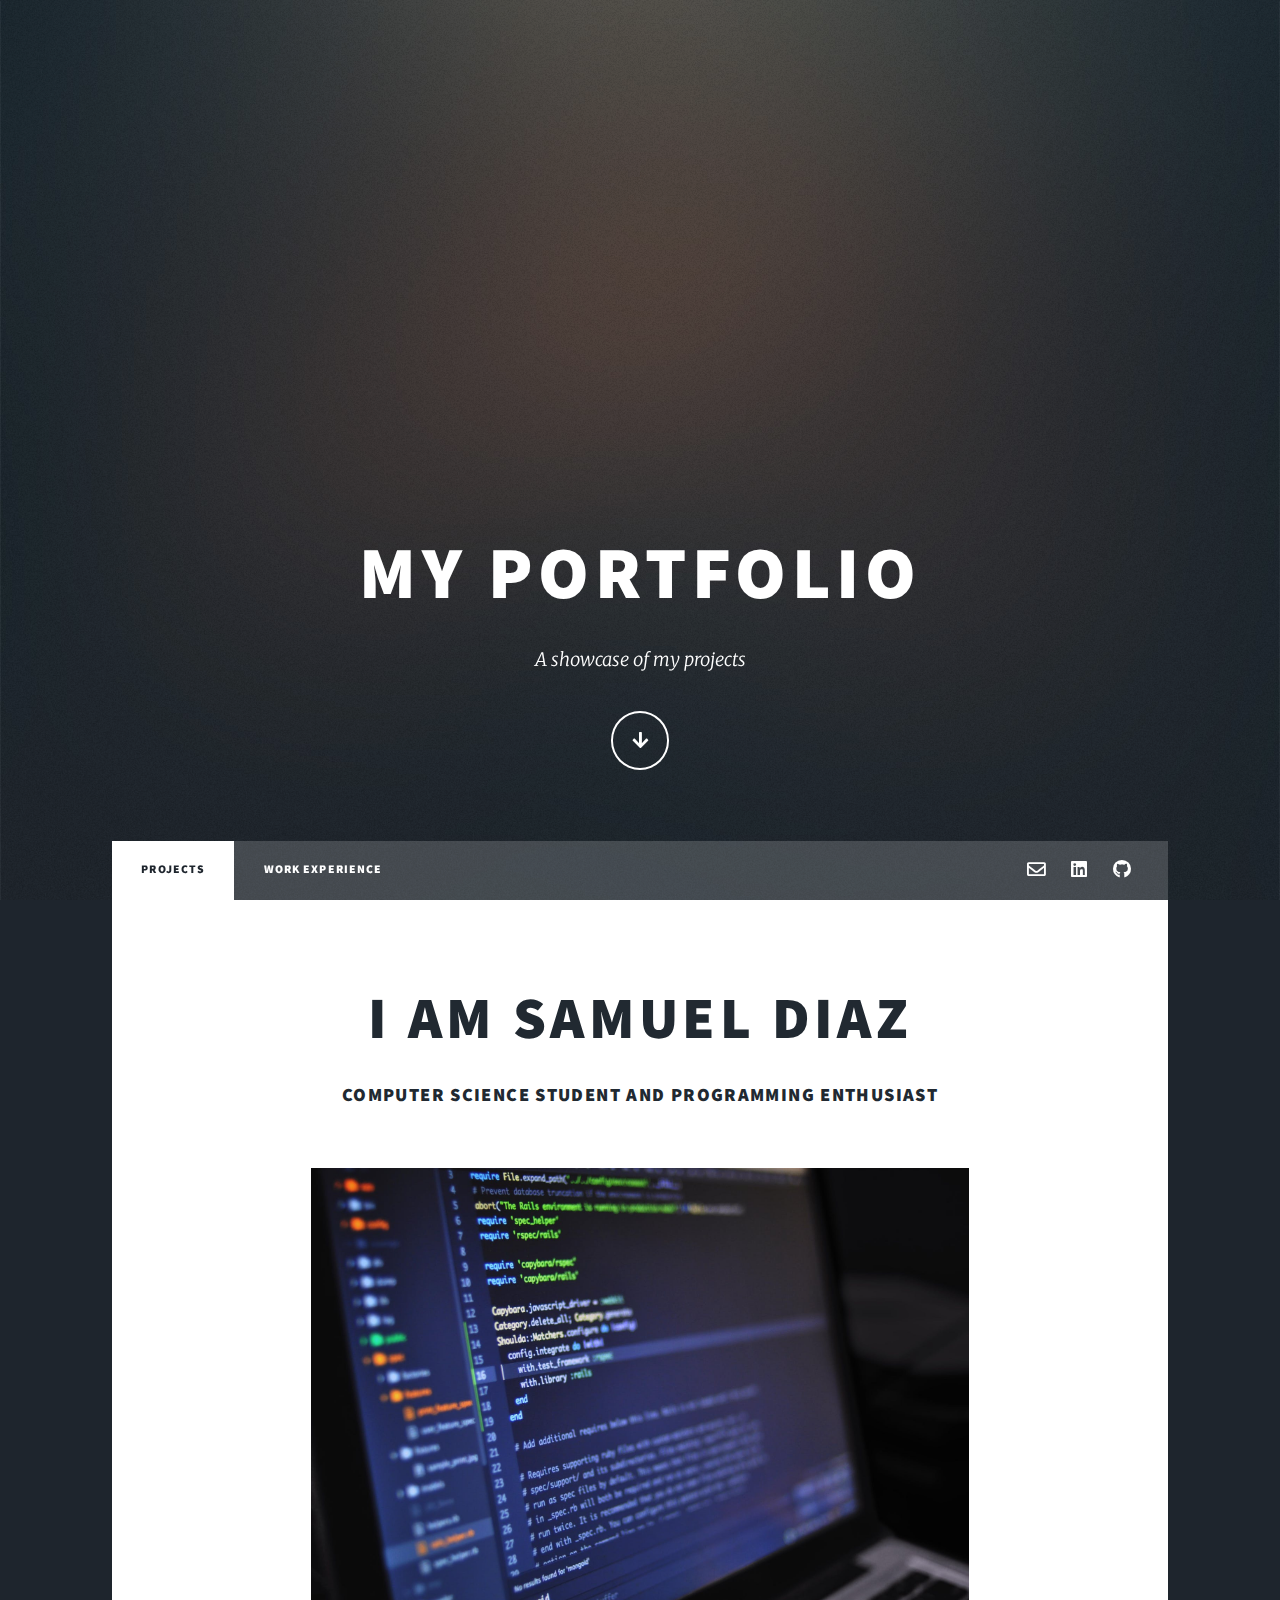
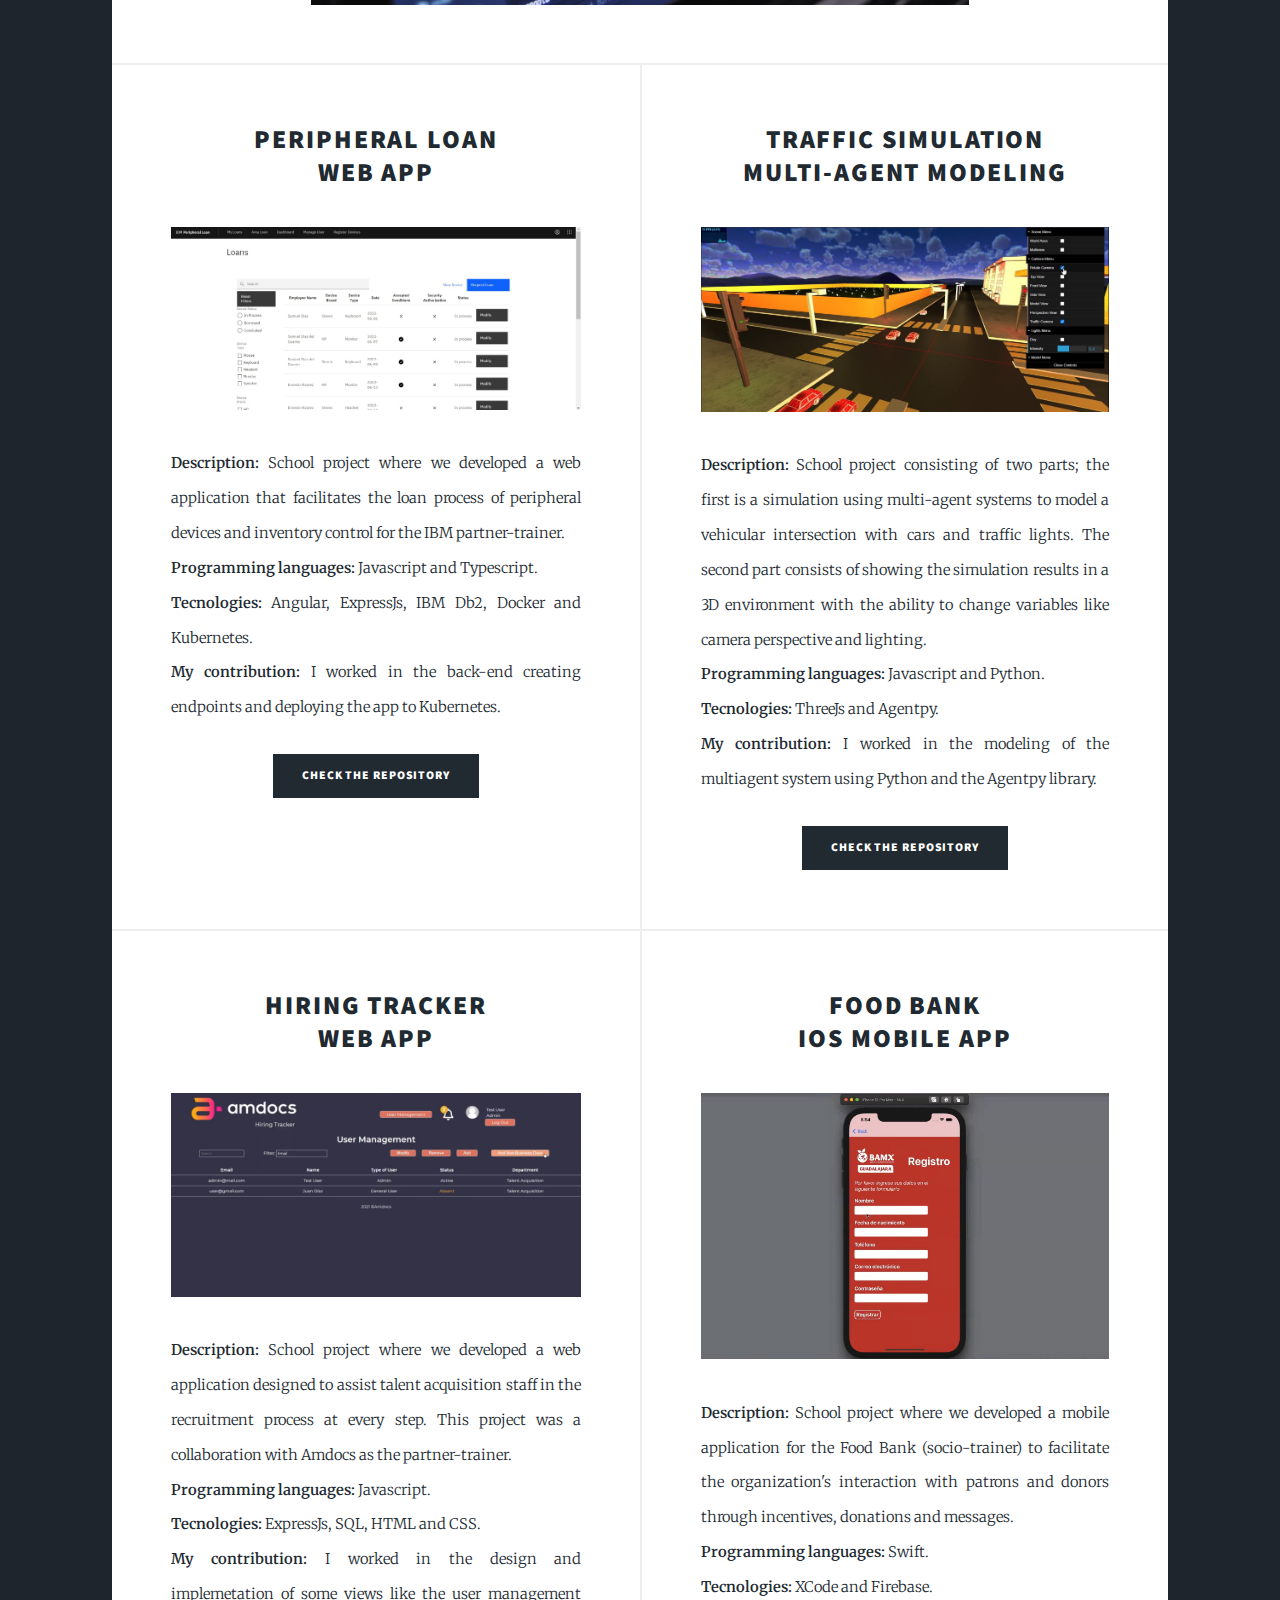
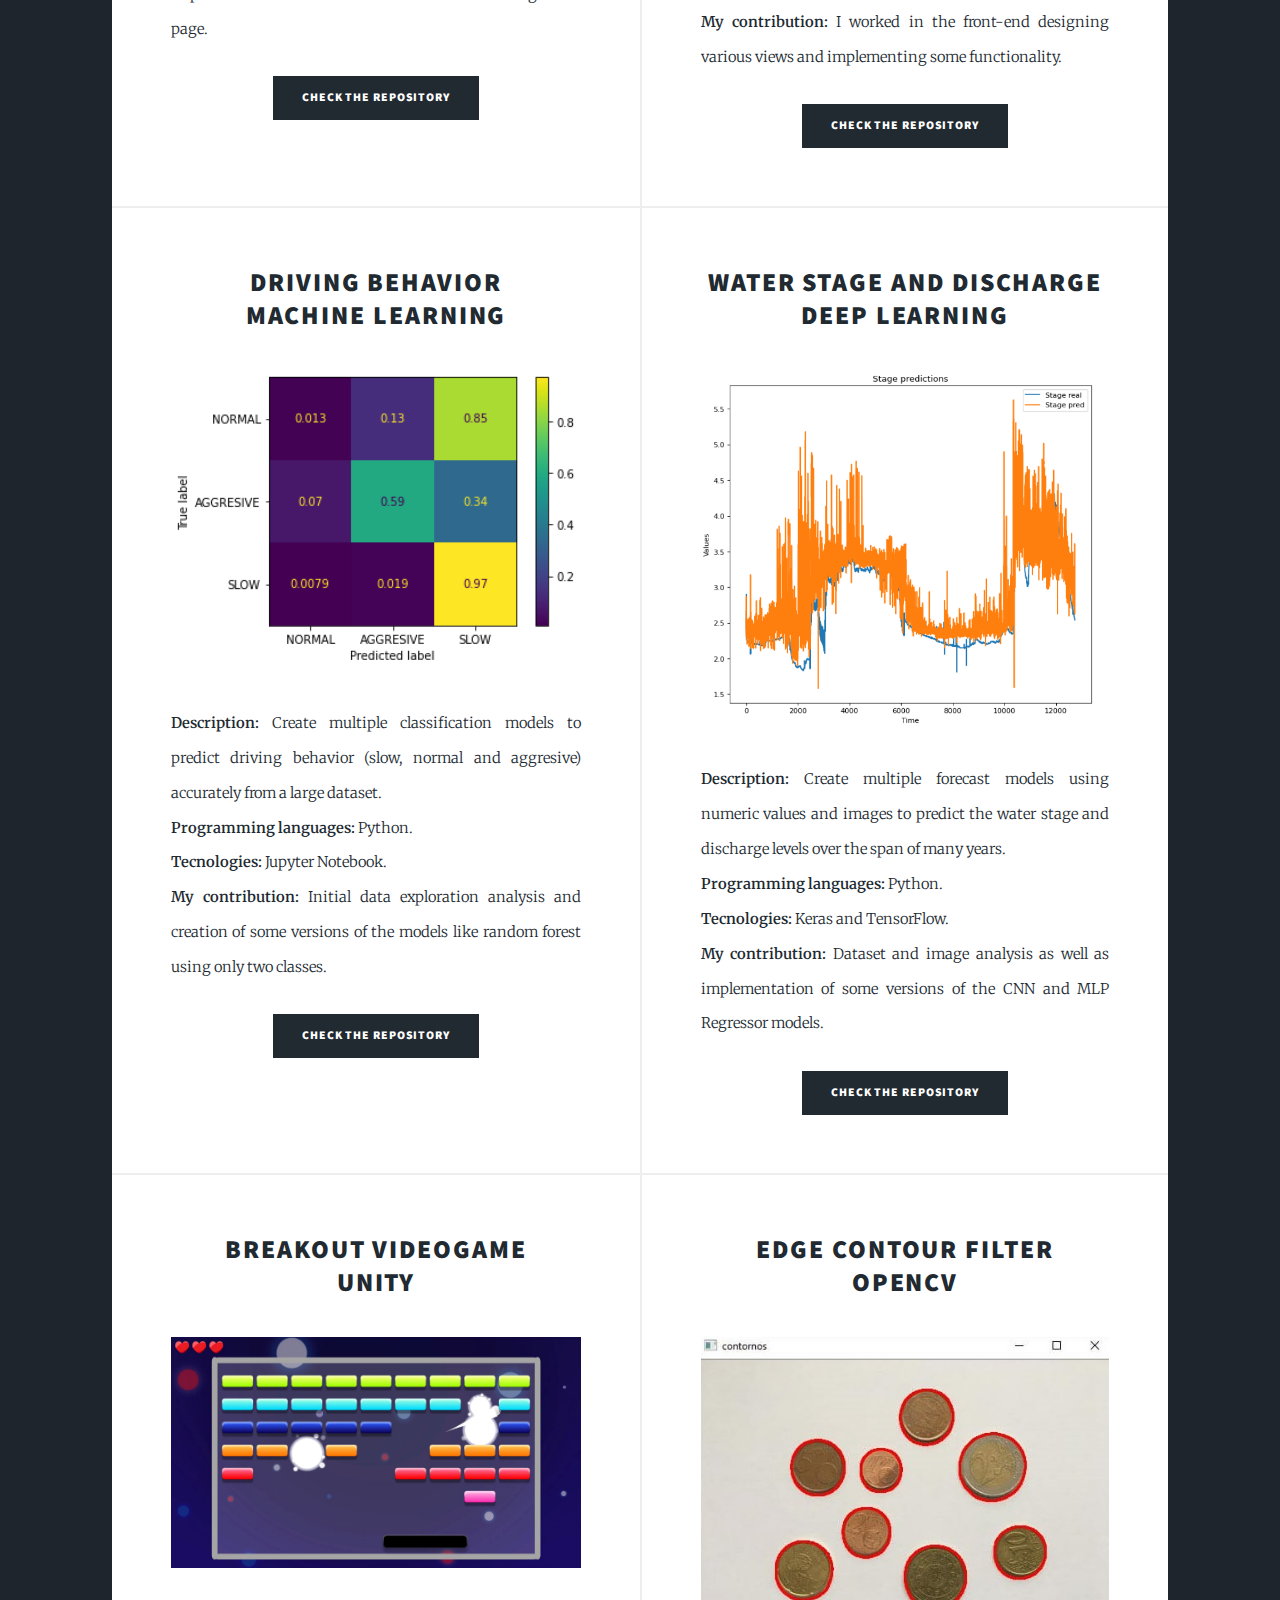
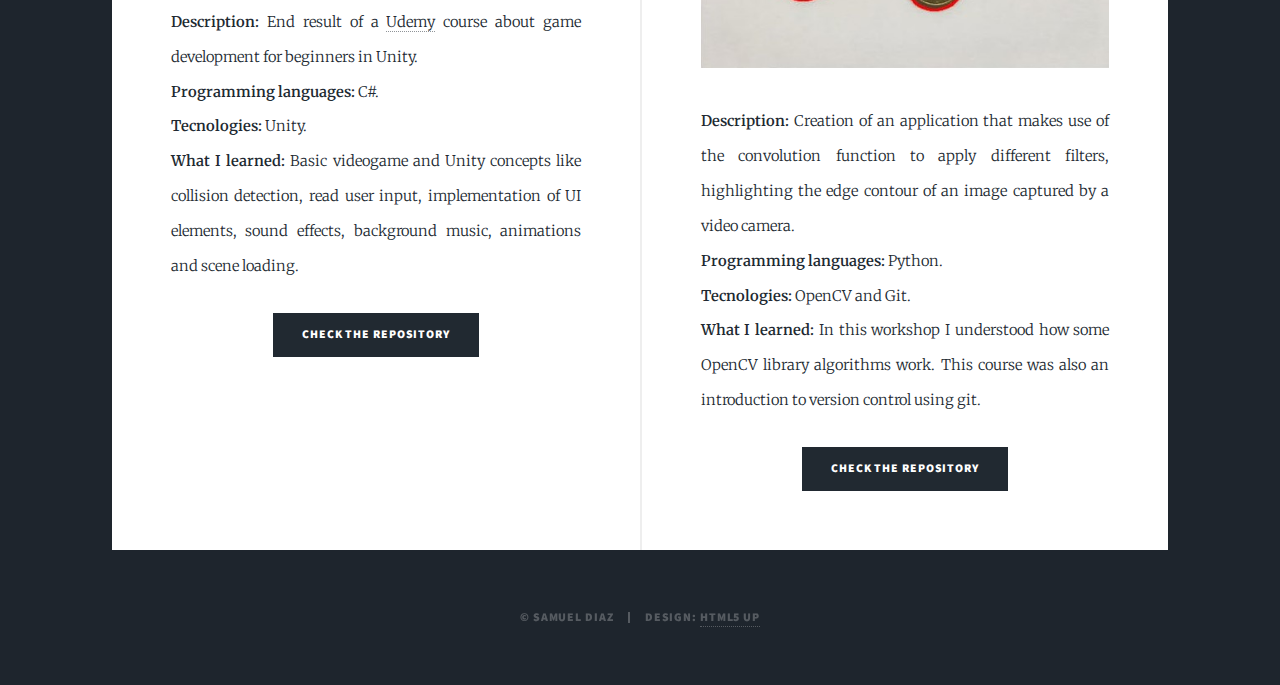
<file: index.html>
<!DOCTYPE HTML>
<!--
	Massively by HTML5 UP
	html5up.net | @ajlkn
	Free for personal and commercial use under the CCA 3.0 license (html5up.net/license)
-->
<html>
	<head>
		<title>Samuel's Porfolio</title>
		<meta charset="utf-8" />
		<meta name="viewport" content="width=device-width, initial-scale=1, user-scalable=no" />
		<link rel="stylesheet" href="assets/css/main.css" />
		<noscript><link rel="stylesheet" href="assets/css/noscript.css" /></noscript>
		<link rel="icon" href="favicon.ico">
        <link rel="stylesheet" href="https://cdnjs.cloudflare.com/ajax/libs/font-awesome/6.1.1/css/all.min.css" integrity="sha512-KfkfwYDsLkIlwQp6LFnl8zNdLGxu9YAA1QvwINks4PhcElQSvqcyVLLD9aMhXd13uQjoXtEKNosOWaZqXgel0g==" crossorigin="anonymous" referrerpolicy="no-referrer" />
	</head>

	<body class="is-preload">

		<!-- Wrapper -->
			<div id="wrapper" class="fade-in">

				<!-- Intro -->
					<div id="intro">
						<h1>My Portfolio</h1>
						<p>A showcase of my projects</p>
						<ul class="actions">
							<li><a href="#header" class="button icon solid solo fa-arrow-down scrolly">Continue</a></li>
						</ul>
					</div>

				<!-- Header -->
					<header id="header">
						<a href="index.html" class="logo">My Portfolio</a>
					</header>

				<!-- Nav -->
					<nav id="nav">
						<ul class="links">
							<li class="active"><a href="index.html">Projects</a></li>
                            <li><a href="workExperience.html">Work Experience</a></li>
						</ul>
						<ul class="icons">
							<li><a href="mailto:samueldiaz1004@gmail.com" class="icon fa-envelope" target="_blank"><span class="label"></span></a></li>
							<li><a href="https://www.linkedin.com/in/sadgo/" class="icon brands fa-linkedin" target="_blank"><span class="label">LinkedIn</span></a></li>
							<li><a href="https://github.com/samueldiaz1004" class="icon brands fa-github" target="_blank"><span class="label">GitHub</span></a></li>
						</ul>
					</nav>

				<!-- Main -->
					<div id="main">

						<!-- Featured Post -->
							<article class="post featured">
								<header class="major">
									<h2>I am Samuel Diaz</h2>
                                    <h3>Computer Science Student and Programming Enthusiast</h3>
								</header>
                                <a class="image main"><img src="images/programming.jpg" alt=""/></a>
							</article>

						    <!-- Posts -->
							<section class="posts">
								
								<article>
									<header>
										<h2>Peripheral loan<br />
										Web App</h2>
									</header>
									<a class="image fit"><img src="images/loan.jpg" alt="" /></a>
									<p>
										<b>Description:</b> School project where we developed a web application that facilitates the loan process of peripheral devices and inventory control for the IBM partner-trainer. <br>
										<b>Programming languages:</b> Javascript and Typescript. <br>
										<b>Tecnologies:</b>  Angular, ExpressJs, IBM Db2, Docker and Kubernetes. <br>
										<b>My contribution:</b> I worked in the back-end creating endpoints and deploying the app to Kubernetes.
									</p>
									<ul class="actions special">
										<li><a href="https://github.com/samueldiaz1004/ibm-users" class="button primary" target="_blank">Check the repository</a></li>
									</ul>
								</article>

								<article>
									<header>
										<h2>Traffic Simulation <br />
                                        Multi-agent Modeling</h2>
									</header>
									<a class="image fit"><img src="images/simulation.jpg" alt="" /></a>
									<p>
										<b>Description:</b> School project consisting of two parts; the first is a simulation using multi-agent systems to model a vehicular intersection with cars and traffic lights. The second part consists of showing the simulation results in a 3D environment with the ability to change variables like camera perspective and lighting. <br>
										<b>Programming languages:</b> Javascript and Python. <br>
										<b>Tecnologies:</b>  ThreeJs and Agentpy. <br>
										<b>My contribution:</b> I worked in the modeling of the multiagent system using Python and the Agentpy library.
									</p>
									<ul class="actions special">
										<li><a href="https://github.com/samueldiaz1004/RetoGraficas" class="button primary" target="_blank">Check the repository</a></li>
									</ul>
								</article>

								<article>
									<header>
										<h2>Hiring Tracker<br />
										Web App</h2>
									</header>
									<a class="image fit"><img src="images/hiring.jpg" alt="" /></a>
									<p>
										<b>Description:</b> School project where we developed a web application designed to assist talent acquisition staff in the recruitment process at every step. This project was a collaboration with Amdocs as the partner-trainer. <br>
										<b>Programming languages:</b> Javascript. <br>
										<b>Tecnologies:</b>  ExpressJs, SQL, HTML and CSS. <br>
										<b>My contribution:</b> I worked in the design and implemetation of some views like the user management page.
									</p>
									<ul class="actions special">
										<li><a href="https://github.com/samueldiaz1004/HiringTracker" class="button primary" target="_blank">Check the repository</a></li>
									</ul>
								</article>

								<article>
									<header>
										<h2>Food Bank<br />
										IOS Mobile App</h2>
									</header>
									<a class="image fit"><img src="images/food.jpg" alt="" /></a>
									<p>
										<b>Description:</b> School project where we developed a mobile application for the Food Bank (socio-trainer) to facilitate the organization's interaction with patrons and donors through incentives, donations and messages. <br>
										<b>Programming languages:</b> Swift. <br>
										<b>Tecnologies:</b>  XCode and Firebase. <br>
										<b>My contribution:</b> I worked in the front-end designing various views and implementing some functionality.
									</p>
									<ul class="actions special">
										<li><a href="https://github.com/rafaeljimenez01/Banco_alimentos" class="button primary" target="_blank">Check the repository</a></li>
									</ul>
								</article>

                                <article>
									<header>
										<h2>Driving Behavior <br />
                                        Machine Learning</h2>
									</header>
									<a class="image fit"><img src="images/matrix.png" alt="" /></a>
									<p>
										<b>Description:</b> Create multiple classification models to predict driving behavior (slow, normal and aggresive) accurately from a large dataset. <br>
										<b>Programming languages:</b> Python. <br>
										<b>Tecnologies:</b> Jupyter Notebook. <br>
										<b>My contribution:</b> Initial data exploration analysis and creation of some versions of the models like random forest using only two classes.
									</p>
									<ul class="actions special">
										<li><a href="https://github.com/samueldiaz1004/driving_behavior_project" class="button primary" target="_blank">Check the repository</a></li>
									</ul>
								</article>

                                <article>
									<header>
										<h2>Water Stage and Discharge <br />
                                        Deep Learning</h2>
									</header>
									<a class="image fit"><img src="images/timeserie.png" alt="" /></a>
									<p>
										<b>Description:</b> Create multiple forecast models using numeric values and images to predict the water stage and discharge levels over the span of many years. <br>
										<b>Programming languages:</b> Python. <br>
										<b>Tecnologies:</b> Keras and TensorFlow. <br>
										<b>My contribution:</b> Dataset and image analysis as well as implementation of some versions of the CNN and MLP Regressor models.
									</p>
									<ul class="actions special">
										<li><a href="https://github.com/samueldiaz1004/Hydrology_AI_project" class="button primary" target="_blank">Check the repository</a></li>
									</ul>
								</article>

								<article>
									<header>
										<h2>Breakout Videogame<br />
										Unity</h2>
									</header>
									<a class="image fit"><img src="images/breakout.jpg" alt="" /></a>
									<p>
										<b>Description:</b> End result of a <a href="https://www.udemy.com/course/aprende-a-desarrollar-videojuegos-con-unity-2021-breakout/" class="" target="_blank">Udemy</a> course about game development for beginners in Unity. <br>
										<b>Programming languages:</b> C#. <br>
										<b>Tecnologies:</b>  Unity. <br>
										<b>What I learned:</b> Basic videogame and Unity concepts like collision detection, read user input, implementation of UI elements, sound effects, background music, animations and scene loading.
									</p>
									<ul class="actions special">
										<li><a href="https://github.com/samueldiaz1004/Breakout" class="button primary" target="_blank">Check the repository</a></li>
									</ul>
								</article>

								<article>
									<header>
										<h2>Edge Contour Filter<br />
                                        OpenCV</h2>
									</header>
									<a class="image fit"><img src="images/contour.jpg" alt="" /></a>
									<p>
										<b>Description:</b> Creation of an application that makes use of the convolution function to apply different filters, highlighting the edge contour of an image captured by a video camera. <br>
										<b>Programming languages:</b> Python. <br>
										<b>Tecnologies:</b> OpenCV and Git. <br>
										<b>What I learned:</b> In this workshop I understood how some OpenCV library algorithms work. This course was also an introduction to version control using git.
									</p>
									<ul class="actions special">
										<li><a href="https://github.com/samueldiaz1004/SemanaTec" class="button primary" target="_blank">Check the repository</a></li>
									</ul>
								</article>

							</section>

					</div>

				<!-- Copyright -->
                <div id="copyright">
                    <ul><li>&copy; Samuel Diaz</li><li>Design: <a href="https://html5up.net">HTML5 UP</a></li></ul>
                </div>

			</div>

		<!-- Scripts -->
			<script src="assets/js/jquery.min.js"></script>
			<script src="assets/js/jquery.scrollex.min.js"></script>
			<script src="assets/js/jquery.scrolly.min.js"></script>
			<script src="assets/js/browser.min.js"></script>
			<script src="assets/js/breakpoints.min.js"></script>
			<script src="assets/js/util.js"></script>
			<script src="assets/js/main.js"></script>

	</body>
</html>
</file>
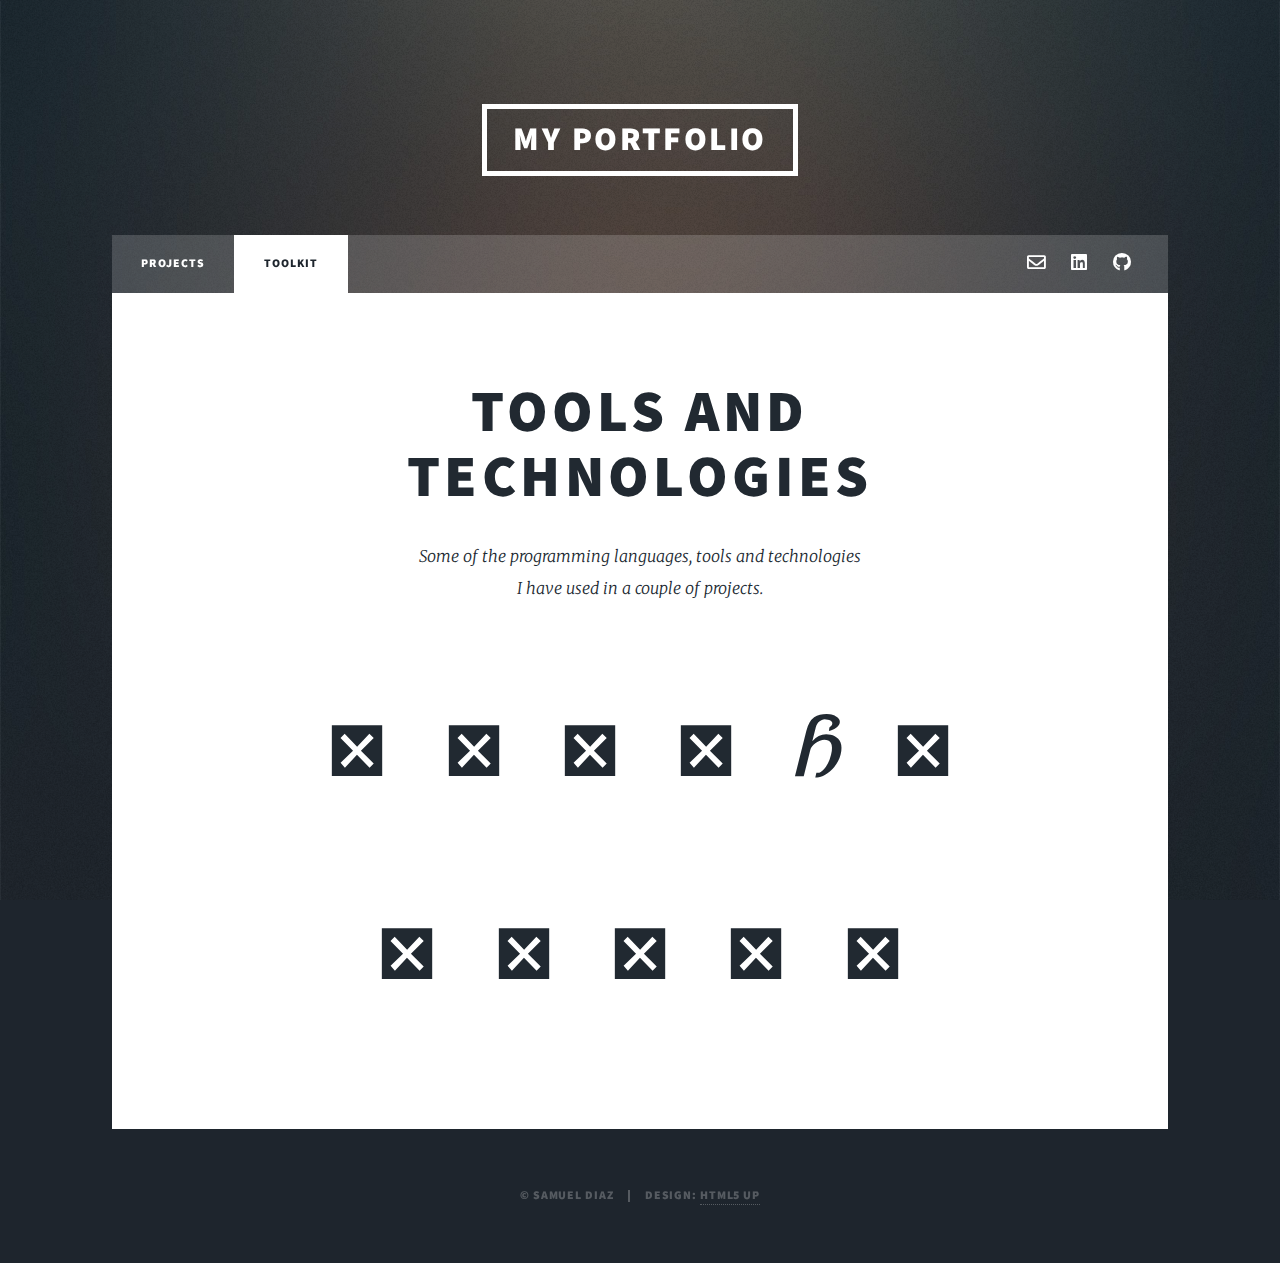
<file: toolkit.html>
<!DOCTYPE HTML>
<!--
	Massively by HTML5 UP
	html5up.net | @ajlkn
	Free for personal and commercial use under the CCA 3.0 license (html5up.net/license)
-->
<html>
	<head>
		<title>Samuel's Toolkit</title>
		<meta charset="utf-8" />
		<meta name="viewport" content="width=device-width, initial-scale=1, user-scalable=no" />
		<link rel="stylesheet" href="assets/css/main.css" />
		<noscript><link rel="stylesheet" href="assets/css/noscript.css" /></noscript>
        <link rel="icon" href="favicon_io/toolbox.ico">
        <link rel="stylesheet" href="https://cdnjs.cloudflare.com/ajax/libs/font-awesome/6.1.1/css/all.min.css" integrity="sha512-KfkfwYDsLkIlwQp6LFnl8zNdLGxu9YAA1QvwINks4PhcElQSvqcyVLLD9aMhXd13uQjoXtEKNosOWaZqXgel0g==" crossorigin="anonymous" referrerpolicy="no-referrer" />
	</head>
	<body class="is-preload">

		<!-- Wrapper -->
			<div id="wrapper">

				<!-- Header -->
					<header id="header">
						<a href="index.html" class="logo">My Portfolio</a>
					</header>

				<!-- Nav -->
					<nav id="nav">
						<ul class="links">
							<li><a href="index.html">Projects</a></li>
                            <li class="active"><a href="toolkit.html">Toolkit</a></li>
						</ul>
						<ul class="icons">
							<li><a href="mailto:samueldiaz1004@gmail.com" class="icon fa-envelope" target="_blank"><span class="label"></span></a></li>
							<li><a href="https://www.linkedin.com/in/sadgo/" class="icon brands fa-linkedin" target="_blank"><span class="label">LinkedIn</span></a></li>
							<li><a href="https://github.com/samueldiaz1004" class="icon brands fa-github" target="_blank"><span class="label">GitHub</span></a></li>
						</ul>
					</nav>

				<!-- Main -->
					<div id="main">

						<!-- Post -->
							<section class="post">
								<header class="major">
									<h1>Tools and <br> Technologies</h1>
									<p>Some of the programming languages, tools and technologies <br> 
                                        I have used in a couple of projects.</p>
								</header>
                                <ul class="icons tools-icons">
                                    <li><i class="tool fa-brands fa-python fa-5x"></i></li>
                                    <li><i class="tool fa-brands fa-js-square fa-5x"></i></li>
                                    <li><i class="tool fa-brands fa-html5 fa-5x"></i></li>
                                    <li><i class="tool fa-brands fa-css3-alt fa-5x"></i></li>
                                    <li><i class="tool fa-brands fa-node fa-5x"></i></li>
                                    <li><i class="tool fa-brands fa-unity fa-5x"></i></li>
                                </ul>
                                <ul class="icons tools-icons">
                                    <li><i class="tool fa-brands fa-git-alt fa-5x"></i></li>
                                    <li><i class="tool fa-brands fa-github fa-5x"></i></li>
                                    <li><i class="tool fa-brands fa-ubuntu fa-5x"></i></li>
                                    <li><i class="tool fa-brands fa-docker fa-5x"></i></li>
                                    <li><i class="tool fa-solid fa-database fa-5x"></i></li>
                                </ul>
							</section>

					</div>

				<!-- Copyright -->
                <div id="copyright">
                    <ul><li>&copy; Samuel Diaz</li><li>Design: <a href="https://html5up.net">HTML5 UP</a></li></ul>
                </div>

			</div>

		<!-- Scripts -->
			<script src="assets/js/jquery.min.js"></script>
			<script src="assets/js/jquery.scrollex.min.js"></script>
			<script src="assets/js/jquery.scrolly.min.js"></script>
			<script src="assets/js/browser.min.js"></script>
			<script src="assets/js/breakpoints.min.js"></script>
			<script src="assets/js/util.js"></script>
			<script src="assets/js/main.js"></script>

	</body>
</html>
</file>
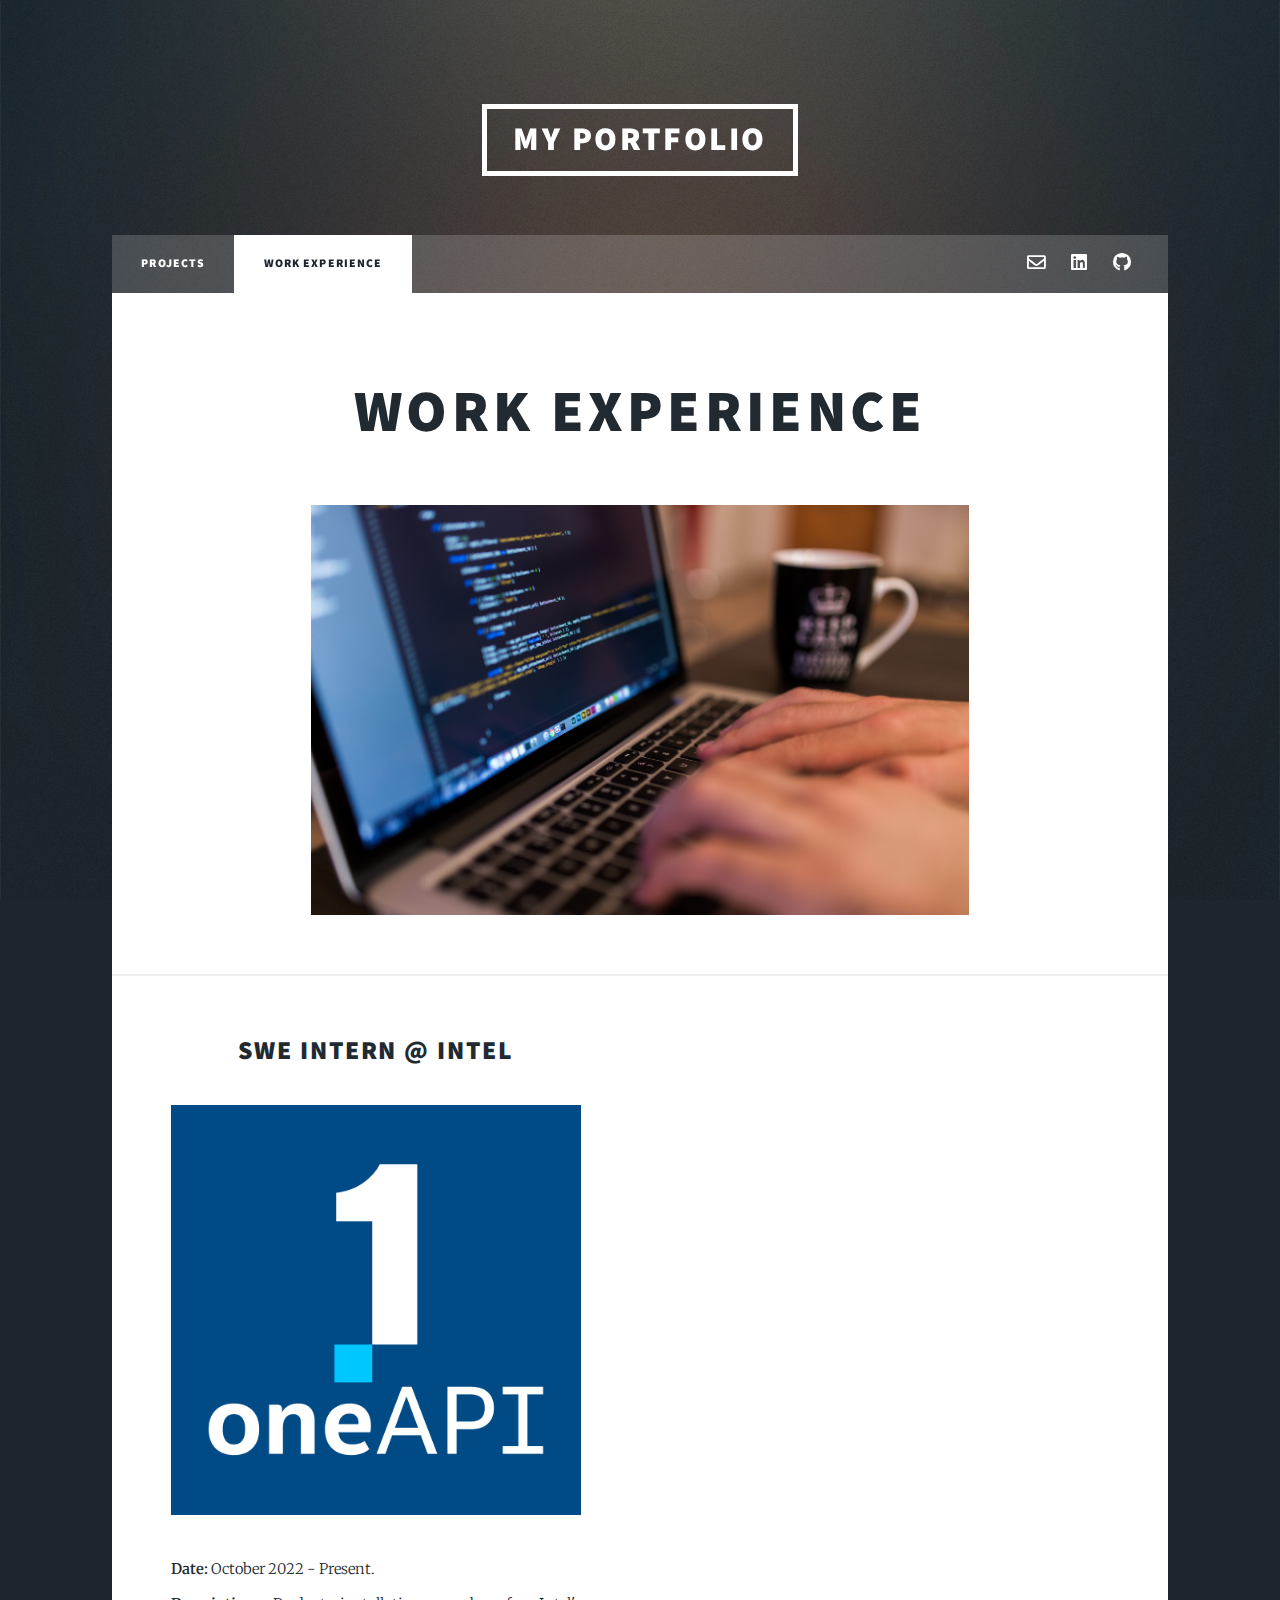
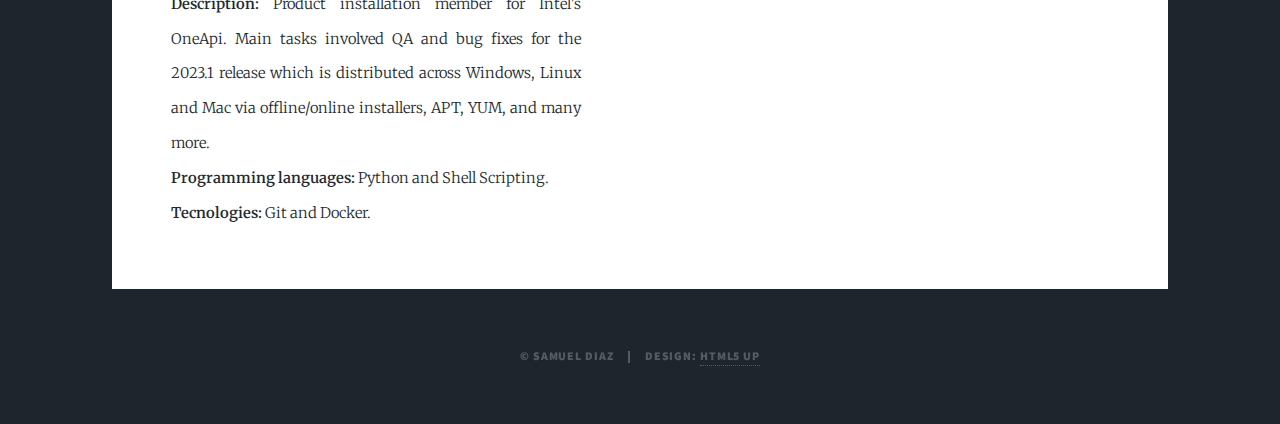
<file: workExperience.html>
<!DOCTYPE HTML>
<!--
	Massively by HTML5 UP
	html5up.net | @ajlkn
	Free for personal and commercial use under the CCA 3.0 license (html5up.net/license)
-->
<html>
	<head>
		<title>Samuel's Toolkit</title>
		<meta charset="utf-8" />
		<meta name="viewport" content="width=device-width, initial-scale=1, user-scalable=no" />
		<link rel="stylesheet" href="assets/css/main.css" />
		<noscript><link rel="stylesheet" href="assets/css/noscript.css" /></noscript>
        <link rel="icon" href="favicon.ico">
        <link rel="stylesheet" href="https://cdnjs.cloudflare.com/ajax/libs/font-awesome/6.1.1/css/all.min.css" integrity="sha512-KfkfwYDsLkIlwQp6LFnl8zNdLGxu9YAA1QvwINks4PhcElQSvqcyVLLD9aMhXd13uQjoXtEKNosOWaZqXgel0g==" crossorigin="anonymous" referrerpolicy="no-referrer" />
	</head>
	<body class="is-preload">

		<!-- Wrapper -->
			<div id="wrapper">

				<!-- Header -->
					<header id="header">
						<a href="index.html" class="logo">My Portfolio</a>
					</header>

				<!-- Nav -->
					<nav id="nav">
						<ul class="links">
							<li><a href="index.html">Projects</a></li>
                            <li class="active"><a href="workExperience.html">Work Experience</a></li>
						</ul>
						<ul class="icons">
							<li><a href="mailto:samueldiaz1004@gmail.com" class="icon fa-envelope" target="_blank"><span class="label"></span></a></li>
							<li><a href="https://www.linkedin.com/in/sadgo/" class="icon brands fa-linkedin" target="_blank"><span class="label">LinkedIn</span></a></li>
							<li><a href="https://github.com/samueldiaz1004" class="icon brands fa-github" target="_blank"><span class="label">GitHub</span></a></li>
						</ul>
					</nav>

				<!-- Main -->
					<div id="main">

						<!-- Featured Post -->
                        <article class="post featured">
                            <header class="major">
                                <h2>Work Experience</h2>
                            </header>
                            <a class="image main"><img src="images/working.jpg" alt=""/></a>
                        </article>

                        <!-- Posts -->
                        <section class="posts">
                            
                            <article>
                                <header>
                                    <h2>SWE Intern @ Intel</h2>
                                </header>
                                <a class="image fit"><img src="images/oneapi.png" alt="" /></a>
                                <p>
                                    <b>Date: </b>October 2022 - Present. <br>
                                    <b>Description:</b> Product installation member for Intel's OneApi. Main tasks involved QA and bug fixes for the 2023.1 release which is distributed across Windows, Linux and Mac via offline/online installers, APT, YUM, and many more.<br>
                                    <b>Programming languages:</b> Python and Shell Scripting. <br>
                                    <b>Tecnologies:</b>  Git and Docker. <br>
                                </p>
                            </article>

                        </section>

					</div>

				<!-- Copyright -->
                <div id="copyright">
                    <ul><li>&copy; Samuel Diaz</li><li>Design: <a href="https://html5up.net">HTML5 UP</a></li></ul>
                </div>

			</div>

		<!-- Scripts -->
			<script src="assets/js/jquery.min.js"></script>
			<script src="assets/js/jquery.scrollex.min.js"></script>
			<script src="assets/js/jquery.scrolly.min.js"></script>
			<script src="assets/js/browser.min.js"></script>
			<script src="assets/js/breakpoints.min.js"></script>
			<script src="assets/js/util.js"></script>
			<script src="assets/js/main.js"></script>

	</body>
</html>
</file>
<file: assets/css/main.css>
@import url(fontawesome-all.min.css);
@import url("https://fonts.googleapis.com/css?family=Merriweather:300,700,300italic,700italic|Source+Sans+Pro:900");

/*
	Massively by HTML5 UP
	html5up.net | @ajlkn
	Free for personal and commercial use under the CCA 3.0 license (html5up.net/license)
*/

html, body, div, span, applet, object,
iframe, h1, h2, h3, h4, h5, h6, p, blockquote,
pre, a, abbr, acronym, address, big, cite,
code, del, dfn, em, img, ins, kbd, q, s, samp,
small, strike, strong, sub, sup, tt, var, b,
u, i, center, dl, dt, dd, ol, ul, li, fieldset,
form, label, legend, table, caption, tbody,
tfoot, thead, tr, th, td, article, aside,
canvas, details, embed, figure, figcaption,
footer, header, hgroup, menu, nav, output, ruby,
section, summary, time, mark, audio, video {
	margin: 0;
	padding: 0;
	border: 0;
	font-size: 100%;
	font: inherit;
	vertical-align: baseline;}

article, aside, details, figcaption, figure,
footer, header, hgroup, menu, nav, section {
	display: block;}

body {
	line-height: 1;
}

ol, ul {
	list-style: none;
}

blockquote, q {
	quotes: none;
}

	blockquote:before, blockquote:after, q:before, q:after {
		content: '';
		content: none;
	}

table {
	border-collapse: collapse;
	border-spacing: 0;
}

body {
	-webkit-text-size-adjust: none;
}

mark {
	background-color: transparent;
	color: inherit;
}

input::-moz-focus-inner {
	border: 0;
	padding: 0;
}

input, select, textarea {
	-moz-appearance: none;
	-webkit-appearance: none;
	-ms-appearance: none;
	appearance: none;
}

/* Basic */

	@-ms-viewport {
		width: device-width;
	}

	body {
		-ms-overflow-style: scrollbar;
	}

	@media screen and (max-width: 480px) {

		html, body {
			min-width: 320px;
		}

	}

	html {
		box-sizing: border-box;
	}

	*, *:before, *:after {
		box-sizing: inherit;
	}

	body {
		background-color: #1e252d;
	}

		body.is-preload *, body.is-preload *:before, body.is-preload *:after {
			-moz-animation: none !important;
			-webkit-animation: none !important;
			-ms-animation: none !important;
			animation: none !important;
			-moz-transition: none !important;
			-webkit-transition: none !important;
			-ms-transition: none !important;
			transition: none !important;
		}

/* Type */

	html {
		font-size: 16pt;
	}

		@media screen and (max-width: 1680px) {

			html {
				font-size: 12pt;
			}

		}

		@media screen and (max-width: 1280px) {

			html {
				font-size: 11pt;
			}

		}

		@media screen and (max-width: 360px) {

			html {
				font-size: 10pt;
			}

		}

	body {
		color: #212931;
	}

	body, input, select, textarea {
		font-family: "Merriweather", Georgia, serif;
		font-weight: 300;
		font-size: 1rem;
		line-height: 2.375;
	}

	a {
		-moz-transition: color 0.2s ease-in-out, background-color 0.2s ease-in-out, border-color 0.2s ease-in-out, box-shadow 0.2s ease-in-out;
		-webkit-transition: color 0.2s ease-in-out, background-color 0.2s ease-in-out, border-color 0.2s ease-in-out, box-shadow 0.2s ease-in-out;
		-ms-transition: color 0.2s ease-in-out, background-color 0.2s ease-in-out, border-color 0.2s ease-in-out, box-shadow 0.2s ease-in-out;
		transition: color 0.2s ease-in-out, background-color 0.2s ease-in-out, border-color 0.2s ease-in-out, box-shadow 0.2s ease-in-out;
		border-bottom: dotted 1px;
		text-decoration: none;
	}

		a:hover {
			border-bottom-color: transparent;
		}

	strong, b {
		font-weight: 600;
	}

	em, i {
		font-style: italic;
	}

	p {
		text-align: justify;
		margin: 0 0 2rem 0;
	}

	h1, h2, h3, h4, h5, h6 {
		font-family: "Source Sans Pro", Helvetica, sans-serif;
		font-weight: 900;
		line-height: 1.5;
		letter-spacing: 0.075em;
		text-transform: uppercase;
		margin: 0 0 1rem 0;
	}

		h1 a, h2 a, h3 a, h4 a, h5 a, h6 a {
			border-bottom: 0;
			color: inherit;
			text-decoration: none;
		}

	h1 {
		font-size: 4rem;
		line-height: 1.1;
		margin: 0 0 2rem 0;
	}

	h2 {
		font-size: 1.75rem;
		line-height: 1.3;
		margin: 0 0 1.5rem 0;
	}

	h3 {
		font-size: 1.25rem;
		margin: 0 0 1.5rem 0;
	}

	h4 {
		font-size: 1rem;
	}

	h5 {
		font-size: 0.9rem;
	}

	h6 {
		font-size: 0.8rem;
	}

	sub {
		font-size: 0.8rem;
		position: relative;
		top: 0.5rem;
	}

	sup {
		font-size: 0.8rem;
		position: relative;
		top: -0.5rem;
	}

	blockquote {
		border-left: solid 4px;
		font-style: italic;
		margin: 0 0 2rem 0;
		padding: 0.5rem 0 0.5rem 2rem;
	}

	code {
		border: solid 2px;
		font-family: "Courier New", monospace;
		font-size: 0.9rem;
		margin: 0 0.25rem;
		padding: 0.25rem 0.65rem;
	}

	pre {
		-webkit-overflow-scrolling: touch;
		font-family: "Courier New", monospace;
		font-size: 0.9rem;
		margin: 0 0 2rem 0;
	}

		pre code {
			display: block;
			line-height: 1.75;
			padding: 1rem 1.5rem;
			overflow-x: auto;
		}

	hr {
		border: 0;
		border-bottom: solid 2px;
		margin: 3rem 0;
	}

		hr.major {
			margin: 5rem 0;
		}

	.align-left {
		text-align: left;
	}

	.align-center {
		text-align: center;
	}

	.align-right {
		text-align: right;
	}

	input, select, textarea {
		color: #212931;
	}

	a {
		color: #212931;
		border-bottom-color: rgba(33, 41, 49, 0.5);
	}

		a:hover {
			border-bottom-color: transparent;
			color: #18bfef !important;
		}

	strong, b {
		color: #212931;
	}

	h1, h2, h3, h4, h5, h6 {
		color: #212931;
	}

	blockquote {
		border-left-color: #eeeeee;
	}

	code {
		background: rgba(220, 220, 220, 0.25);
		border-color: #eeeeee;
	}

	hr {
		border-bottom-color: #eeeeee;
	}

/* Row */

	.row {
		display: flex;
		flex-wrap: wrap;
		box-sizing: border-box;
		align-items: stretch;
	}

		.row > * {
			box-sizing: border-box;
		}

		.row.gtr-uniform > * > :last-child {
			margin-bottom: 0;
		}

		.row.aln-left {
			justify-content: flex-start;
		}

		.row.aln-center {
			justify-content: center;
		}

		.row.aln-right {
			justify-content: flex-end;
		}

		.row.aln-top {
			align-items: flex-start;
		}

		.row.aln-middle {
			align-items: center;
		}

		.row.aln-bottom {
			align-items: flex-end;
		}

		.row > .imp {
			order: -1;
		}

		.row > .col-1 {
			width: 8.33333%;
		}

		.row > .off-1 {
			margin-left: 8.33333%;
		}

		.row > .col-2 {
			width: 16.66667%;
		}

		.row > .off-2 {
			margin-left: 16.66667%;
		}

		.row > .col-3 {
			width: 25%;
		}

		.row > .off-3 {
			margin-left: 25%;
		}

		.row > .col-4 {
			width: 33.33333%;
		}

		.row > .off-4 {
			margin-left: 33.33333%;
		}

		.row > .col-5 {
			width: 41.66667%;
		}

		.row > .off-5 {
			margin-left: 41.66667%;
		}

		.row > .col-6 {
			width: 50%;
		}

		.row > .off-6 {
			margin-left: 50%;
		}

		.row > .col-7 {
			width: 58.33333%;
		}

		.row > .off-7 {
			margin-left: 58.33333%;
		}

		.row > .col-8 {
			width: 66.66667%;
		}

		.row > .off-8 {
			margin-left: 66.66667%;
		}

		.row > .col-9 {
			width: 75%;
		}

		.row > .off-9 {
			margin-left: 75%;
		}

		.row > .col-10 {
			width: 83.33333%;
		}

		.row > .off-10 {
			margin-left: 83.33333%;
		}

		.row > .col-11 {
			width: 91.66667%;
		}

		.row > .off-11 {
			margin-left: 91.66667%;
		}

		.row > .col-12 {
			width: 100%;
		}

		.row > .off-12 {
			margin-left: 100%;
		}

		.row.gtr-0 {
			margin-top: 0;
			margin-left: 0rem;
		}

			.row.gtr-0 > * {
				padding: 0 0 0 0rem;
			}

			.row.gtr-0.gtr-uniform {
				margin-top: 0rem;
			}

				.row.gtr-0.gtr-uniform > * {
					padding-top: 0rem;
				}

		.row.gtr-25 {
			margin-top: 0;
			margin-left: -0.375rem;
		}

			.row.gtr-25 > * {
				padding: 0 0 0 0.375rem;
			}

			.row.gtr-25.gtr-uniform {
				margin-top: -0.375rem;
			}

				.row.gtr-25.gtr-uniform > * {
					padding-top: 0.375rem;
				}

		.row.gtr-50 {
			margin-top: 0;
			margin-left: -0.75rem;
		}

			.row.gtr-50 > * {
				padding: 0 0 0 0.75rem;
			}

			.row.gtr-50.gtr-uniform {
				margin-top: -0.75rem;
			}

				.row.gtr-50.gtr-uniform > * {
					padding-top: 0.75rem;
				}

		.row {
			margin-top: 0;
			margin-left: -1.5rem;
		}

			.row > * {
				padding: 0 0 0 1.5rem;
			}

			.row.gtr-uniform {
				margin-top: -1.5rem;
			}

				.row.gtr-uniform > * {
					padding-top: 1.5rem;
				}

		.row.gtr-150 {
			margin-top: 0;
			margin-left: -2.25rem;
		}

			.row.gtr-150 > * {
				padding: 0 0 0 2.25rem;
			}

			.row.gtr-150.gtr-uniform {
				margin-top: -2.25rem;
			}

				.row.gtr-150.gtr-uniform > * {
					padding-top: 2.25rem;
				}

		.row.gtr-200 {
			margin-top: 0;
			margin-left: -3rem;
		}

			.row.gtr-200 > * {
				padding: 0 0 0 3rem;
			}

			.row.gtr-200.gtr-uniform {
				margin-top: -3rem;
			}

				.row.gtr-200.gtr-uniform > * {
					padding-top: 3rem;
				}

		@media screen and (max-width: 1680px) {

			.row {
				display: flex;
				flex-wrap: wrap;
				box-sizing: border-box;
				align-items: stretch;
			}

				.row > * {
					box-sizing: border-box;
				}

				.row.gtr-uniform > * > :last-child {
					margin-bottom: 0;
				}

				.row.aln-left {
					justify-content: flex-start;
				}

				.row.aln-center {
					justify-content: center;
				}

				.row.aln-right {
					justify-content: flex-end;
				}

				.row.aln-top {
					align-items: flex-start;
				}

				.row.aln-middle {
					align-items: center;
				}

				.row.aln-bottom {
					align-items: flex-end;
				}

				.row > .imp-xlarge {
					order: -1;
				}

				.row > .col-1-xlarge {
					width: 8.33333%;
				}

				.row > .off-1-xlarge {
					margin-left: 8.33333%;
				}

				.row > .col-2-xlarge {
					width: 16.66667%;
				}

				.row > .off-2-xlarge {
					margin-left: 16.66667%;
				}

				.row > .col-3-xlarge {
					width: 25%;
				}

				.row > .off-3-xlarge {
					margin-left: 25%;
				}

				.row > .col-4-xlarge {
					width: 33.33333%;
				}

				.row > .off-4-xlarge {
					margin-left: 33.33333%;
				}

				.row > .col-5-xlarge {
					width: 41.66667%;
				}

				.row > .off-5-xlarge {
					margin-left: 41.66667%;
				}

				.row > .col-6-xlarge {
					width: 50%;
				}

				.row > .off-6-xlarge {
					margin-left: 50%;
				}

				.row > .col-7-xlarge {
					width: 58.33333%;
				}

				.row > .off-7-xlarge {
					margin-left: 58.33333%;
				}

				.row > .col-8-xlarge {
					width: 66.66667%;
				}

				.row > .off-8-xlarge {
					margin-left: 66.66667%;
				}

				.row > .col-9-xlarge {
					width: 75%;
				}

				.row > .off-9-xlarge {
					margin-left: 75%;
				}

				.row > .col-10-xlarge {
					width: 83.33333%;
				}

				.row > .off-10-xlarge {
					margin-left: 83.33333%;
				}

				.row > .col-11-xlarge {
					width: 91.66667%;
				}

				.row > .off-11-xlarge {
					margin-left: 91.66667%;
				}

				.row > .col-12-xlarge {
					width: 100%;
				}

				.row > .off-12-xlarge {
					margin-left: 100%;
				}

				.row.gtr-0 {
					margin-top: 0;
					margin-left: 0rem;
				}

					.row.gtr-0 > * {
						padding: 0 0 0 0rem;
					}

					.row.gtr-0.gtr-uniform {
						margin-top: 0rem;
					}

						.row.gtr-0.gtr-uniform > * {
							padding-top: 0rem;
						}

				.row.gtr-25 {
					margin-top: 0;
					margin-left: -0.375rem;
				}

					.row.gtr-25 > * {
						padding: 0 0 0 0.375rem;
					}

					.row.gtr-25.gtr-uniform {
						margin-top: -0.375rem;
					}

						.row.gtr-25.gtr-uniform > * {
							padding-top: 0.375rem;
						}

				.row.gtr-50 {
					margin-top: 0;
					margin-left: -0.75rem;
				}

					.row.gtr-50 > * {
						padding: 0 0 0 0.75rem;
					}

					.row.gtr-50.gtr-uniform {
						margin-top: -0.75rem;
					}

						.row.gtr-50.gtr-uniform > * {
							padding-top: 0.75rem;
						}

				.row {
					margin-top: 0;
					margin-left: -1.5rem;
				}

					.row > * {
						padding: 0 0 0 1.5rem;
					}

					.row.gtr-uniform {
						margin-top: -1.5rem;
					}

						.row.gtr-uniform > * {
							padding-top: 1.5rem;
						}

				.row.gtr-150 {
					margin-top: 0;
					margin-left: -2.25rem;
				}

					.row.gtr-150 > * {
						padding: 0 0 0 2.25rem;
					}

					.row.gtr-150.gtr-uniform {
						margin-top: -2.25rem;
					}

						.row.gtr-150.gtr-uniform > * {
							padding-top: 2.25rem;
						}

				.row.gtr-200 {
					margin-top: 0;
					margin-left: -3rem;
				}

					.row.gtr-200 > * {
						padding: 0 0 0 3rem;
					}

					.row.gtr-200.gtr-uniform {
						margin-top: -3rem;
					}

						.row.gtr-200.gtr-uniform > * {
							padding-top: 3rem;
						}

		}

		@media screen and (max-width: 1280px) {

			.row {
				display: flex;
				flex-wrap: wrap;
				box-sizing: border-box;
				align-items: stretch;
			}

				.row > * {
					box-sizing: border-box;
				}

				.row.gtr-uniform > * > :last-child {
					margin-bottom: 0;
				}

				.row.aln-left {
					justify-content: flex-start;
				}

				.row.aln-center {
					justify-content: center;
				}

				.row.aln-right {
					justify-content: flex-end;
				}

				.row.aln-top {
					align-items: flex-start;
				}

				.row.aln-middle {
					align-items: center;
				}

				.row.aln-bottom {
					align-items: flex-end;
				}

				.row > .imp-large {
					order: -1;
				}

				.row > .col-1-large {
					width: 8.33333%;
				}

				.row > .off-1-large {
					margin-left: 8.33333%;
				}

				.row > .col-2-large {
					width: 16.66667%;
				}

				.row > .off-2-large {
					margin-left: 16.66667%;
				}

				.row > .col-3-large {
					width: 25%;
				}

				.row > .off-3-large {
					margin-left: 25%;
				}

				.row > .col-4-large {
					width: 33.33333%;
				}

				.row > .off-4-large {
					margin-left: 33.33333%;
				}

				.row > .col-5-large {
					width: 41.66667%;
				}

				.row > .off-5-large {
					margin-left: 41.66667%;
				}

				.row > .col-6-large {
					width: 50%;
				}

				.row > .off-6-large {
					margin-left: 50%;
				}

				.row > .col-7-large {
					width: 58.33333%;
				}

				.row > .off-7-large {
					margin-left: 58.33333%;
				}

				.row > .col-8-large {
					width: 66.66667%;
				}

				.row > .off-8-large {
					margin-left: 66.66667%;
				}

				.row > .col-9-large {
					width: 75%;
				}

				.row > .off-9-large {
					margin-left: 75%;
				}

				.row > .col-10-large {
					width: 83.33333%;
				}

				.row > .off-10-large {
					margin-left: 83.33333%;
				}

				.row > .col-11-large {
					width: 91.66667%;
				}

				.row > .off-11-large {
					margin-left: 91.66667%;
				}

				.row > .col-12-large {
					width: 100%;
				}

				.row > .off-12-large {
					margin-left: 100%;
				}

				.row.gtr-0 {
					margin-top: 0;
					margin-left: 0rem;
				}

					.row.gtr-0 > * {
						padding: 0 0 0 0rem;
					}

					.row.gtr-0.gtr-uniform {
						margin-top: 0rem;
					}

						.row.gtr-0.gtr-uniform > * {
							padding-top: 0rem;
						}

				.row.gtr-25 {
					margin-top: 0;
					margin-left: -0.375rem;
				}

					.row.gtr-25 > * {
						padding: 0 0 0 0.375rem;
					}

					.row.gtr-25.gtr-uniform {
						margin-top: -0.375rem;
					}

						.row.gtr-25.gtr-uniform > * {
							padding-top: 0.375rem;
						}

				.row.gtr-50 {
					margin-top: 0;
					margin-left: -0.75rem;
				}

					.row.gtr-50 > * {
						padding: 0 0 0 0.75rem;
					}

					.row.gtr-50.gtr-uniform {
						margin-top: -0.75rem;
					}

						.row.gtr-50.gtr-uniform > * {
							padding-top: 0.75rem;
						}

				.row {
					margin-top: 0;
					margin-left: -1.5rem;
				}

					.row > * {
						padding: 0 0 0 1.5rem;
					}

					.row.gtr-uniform {
						margin-top: -1.5rem;
					}

						.row.gtr-uniform > * {
							padding-top: 1.5rem;
						}

				.row.gtr-150 {
					margin-top: 0;
					margin-left: -2.25rem;
				}

					.row.gtr-150 > * {
						padding: 0 0 0 2.25rem;
					}

					.row.gtr-150.gtr-uniform {
						margin-top: -2.25rem;
					}

						.row.gtr-150.gtr-uniform > * {
							padding-top: 2.25rem;
						}

				.row.gtr-200 {
					margin-top: 0;
					margin-left: -3rem;
				}

					.row.gtr-200 > * {
						padding: 0 0 0 3rem;
					}

					.row.gtr-200.gtr-uniform {
						margin-top: -3rem;
					}

						.row.gtr-200.gtr-uniform > * {
							padding-top: 3rem;
						}

		}

		@media screen and (max-width: 980px) {

			.row {
				display: flex;
				flex-wrap: wrap;
				box-sizing: border-box;
				align-items: stretch;
			}

				.row > * {
					box-sizing: border-box;
				}

				.row.gtr-uniform > * > :last-child {
					margin-bottom: 0;
				}

				.row.aln-left {
					justify-content: flex-start;
				}

				.row.aln-center {
					justify-content: center;
				}

				.row.aln-right {
					justify-content: flex-end;
				}

				.row.aln-top {
					align-items: flex-start;
				}

				.row.aln-middle {
					align-items: center;
				}

				.row.aln-bottom {
					align-items: flex-end;
				}

				.row > .imp-medium {
					order: -1;
				}

				.row > .col-1-medium {
					width: 8.33333%;
				}

				.row > .off-1-medium {
					margin-left: 8.33333%;
				}

				.row > .col-2-medium {
					width: 16.66667%;
				}

				.row > .off-2-medium {
					margin-left: 16.66667%;
				}

				.row > .col-3-medium {
					width: 25%;
				}

				.row > .off-3-medium {
					margin-left: 25%;
				}

				.row > .col-4-medium {
					width: 33.33333%;
				}

				.row > .off-4-medium {
					margin-left: 33.33333%;
				}

				.row > .col-5-medium {
					width: 41.66667%;
				}

				.row > .off-5-medium {
					margin-left: 41.66667%;
				}

				.row > .col-6-medium {
					width: 50%;
				}

				.row > .off-6-medium {
					margin-left: 50%;
				}

				.row > .col-7-medium {
					width: 58.33333%;
				}

				.row > .off-7-medium {
					margin-left: 58.33333%;
				}

				.row > .col-8-medium {
					width: 66.66667%;
				}

				.row > .off-8-medium {
					margin-left: 66.66667%;
				}

				.row > .col-9-medium {
					width: 75%;
				}

				.row > .off-9-medium {
					margin-left: 75%;
				}

				.row > .col-10-medium {
					width: 83.33333%;
				}

				.row > .off-10-medium {
					margin-left: 83.33333%;
				}

				.row > .col-11-medium {
					width: 91.66667%;
				}

				.row > .off-11-medium {
					margin-left: 91.66667%;
				}

				.row > .col-12-medium {
					width: 100%;
				}

				.row > .off-12-medium {
					margin-left: 100%;
				}

				.row.gtr-0 {
					margin-top: 0;
					margin-left: 0rem;
				}

					.row.gtr-0 > * {
						padding: 0 0 0 0rem;
					}

					.row.gtr-0.gtr-uniform {
						margin-top: 0rem;
					}

						.row.gtr-0.gtr-uniform > * {
							padding-top: 0rem;
						}

				.row.gtr-25 {
					margin-top: 0;
					margin-left: -0.375rem;
				}

					.row.gtr-25 > * {
						padding: 0 0 0 0.375rem;
					}

					.row.gtr-25.gtr-uniform {
						margin-top: -0.375rem;
					}

						.row.gtr-25.gtr-uniform > * {
							padding-top: 0.375rem;
						}

				.row.gtr-50 {
					margin-top: 0;
					margin-left: -0.75rem;
				}

					.row.gtr-50 > * {
						padding: 0 0 0 0.75rem;
					}

					.row.gtr-50.gtr-uniform {
						margin-top: -0.75rem;
					}

						.row.gtr-50.gtr-uniform > * {
							padding-top: 0.75rem;
						}

				.row {
					margin-top: 0;
					margin-left: -1.5rem;
				}

					.row > * {
						padding: 0 0 0 1.5rem;
					}

					.row.gtr-uniform {
						margin-top: -1.5rem;
					}

						.row.gtr-uniform > * {
							padding-top: 1.5rem;
						}

				.row.gtr-150 {
					margin-top: 0;
					margin-left: -2.25rem;
				}

					.row.gtr-150 > * {
						padding: 0 0 0 2.25rem;
					}

					.row.gtr-150.gtr-uniform {
						margin-top: -2.25rem;
					}

						.row.gtr-150.gtr-uniform > * {
							padding-top: 2.25rem;
						}

				.row.gtr-200 {
					margin-top: 0;
					margin-left: -3rem;
				}

					.row.gtr-200 > * {
						padding: 0 0 0 3rem;
					}

					.row.gtr-200.gtr-uniform {
						margin-top: -3rem;
					}

						.row.gtr-200.gtr-uniform > * {
							padding-top: 3rem;
						}

		}

		@media screen and (max-width: 736px) {

			.row {
				display: flex;
				flex-wrap: wrap;
				box-sizing: border-box;
				align-items: stretch;
			}

				.row > * {
					box-sizing: border-box;
				}

				.row.gtr-uniform > * > :last-child {
					margin-bottom: 0;
				}

				.row.aln-left {
					justify-content: flex-start;
				}

				.row.aln-center {
					justify-content: center;
				}

				.row.aln-right {
					justify-content: flex-end;
				}

				.row.aln-top {
					align-items: flex-start;
				}

				.row.aln-middle {
					align-items: center;
				}

				.row.aln-bottom {
					align-items: flex-end;
				}

				.row > .imp-small {
					order: -1;
				}

				.row > .col-1-small {
					width: 8.33333%;
				}

				.row > .off-1-small {
					margin-left: 8.33333%;
				}

				.row > .col-2-small {
					width: 16.66667%;
				}

				.row > .off-2-small {
					margin-left: 16.66667%;
				}

				.row > .col-3-small {
					width: 25%;
				}

				.row > .off-3-small {
					margin-left: 25%;
				}

				.row > .col-4-small {
					width: 33.33333%;
				}

				.row > .off-4-small {
					margin-left: 33.33333%;
				}

				.row > .col-5-small {
					width: 41.66667%;
				}

				.row > .off-5-small {
					margin-left: 41.66667%;
				}

				.row > .col-6-small {
					width: 50%;
				}

				.row > .off-6-small {
					margin-left: 50%;
				}

				.row > .col-7-small {
					width: 58.33333%;
				}

				.row > .off-7-small {
					margin-left: 58.33333%;
				}

				.row > .col-8-small {
					width: 66.66667%;
				}

				.row > .off-8-small {
					margin-left: 66.66667%;
				}

				.row > .col-9-small {
					width: 75%;
				}

				.row > .off-9-small {
					margin-left: 75%;
				}

				.row > .col-10-small {
					width: 83.33333%;
				}

				.row > .off-10-small {
					margin-left: 83.33333%;
				}

				.row > .col-11-small {
					width: 91.66667%;
				}

				.row > .off-11-small {
					margin-left: 91.66667%;
				}

				.row > .col-12-small {
					width: 100%;
				}

				.row > .off-12-small {
					margin-left: 100%;
				}

				.row.gtr-0 {
					margin-top: 0;
					margin-left: 0rem;
				}

					.row.gtr-0 > * {
						padding: 0 0 0 0rem;
					}

					.row.gtr-0.gtr-uniform {
						margin-top: 0rem;
					}

						.row.gtr-0.gtr-uniform > * {
							padding-top: 0rem;
						}

				.row.gtr-25 {
					margin-top: 0;
					margin-left: -0.375rem;
				}

					.row.gtr-25 > * {
						padding: 0 0 0 0.375rem;
					}

					.row.gtr-25.gtr-uniform {
						margin-top: -0.375rem;
					}

						.row.gtr-25.gtr-uniform > * {
							padding-top: 0.375rem;
						}

				.row.gtr-50 {
					margin-top: 0;
					margin-left: -0.75rem;
				}

					.row.gtr-50 > * {
						padding: 0 0 0 0.75rem;
					}

					.row.gtr-50.gtr-uniform {
						margin-top: -0.75rem;
					}

						.row.gtr-50.gtr-uniform > * {
							padding-top: 0.75rem;
						}

				.row {
					margin-top: 0;
					margin-left: -1.5rem;
				}

					.row > * {
						padding: 0 0 0 1.5rem;
					}

					.row.gtr-uniform {
						margin-top: -1.5rem;
					}

						.row.gtr-uniform > * {
							padding-top: 1.5rem;
						}

				.row.gtr-150 {
					margin-top: 0;
					margin-left: -2.25rem;
				}

					.row.gtr-150 > * {
						padding: 0 0 0 2.25rem;
					}

					.row.gtr-150.gtr-uniform {
						margin-top: -2.25rem;
					}

						.row.gtr-150.gtr-uniform > * {
							padding-top: 2.25rem;
						}

				.row.gtr-200 {
					margin-top: 0;
					margin-left: -3rem;
				}

					.row.gtr-200 > * {
						padding: 0 0 0 3rem;
					}

					.row.gtr-200.gtr-uniform {
						margin-top: -3rem;
					}

						.row.gtr-200.gtr-uniform > * {
							padding-top: 3rem;
						}

		}

		@media screen and (max-width: 480px) {

			.row {
				display: flex;
				flex-wrap: wrap;
				box-sizing: border-box;
				align-items: stretch;
			}

				.row > * {
					box-sizing: border-box;
				}

				.row.gtr-uniform > * > :last-child {
					margin-bottom: 0;
				}

				.row.aln-left {
					justify-content: flex-start;
				}

				.row.aln-center {
					justify-content: center;
				}

				.row.aln-right {
					justify-content: flex-end;
				}

				.row.aln-top {
					align-items: flex-start;
				}

				.row.aln-middle {
					align-items: center;
				}

				.row.aln-bottom {
					align-items: flex-end;
				}

				.row > .imp-xsmall {
					order: -1;
				}

				.row > .col-1-xsmall {
					width: 8.33333%;
				}

				.row > .off-1-xsmall {
					margin-left: 8.33333%;
				}

				.row > .col-2-xsmall {
					width: 16.66667%;
				}

				.row > .off-2-xsmall {
					margin-left: 16.66667%;
				}

				.row > .col-3-xsmall {
					width: 25%;
				}

				.row > .off-3-xsmall {
					margin-left: 25%;
				}

				.row > .col-4-xsmall {
					width: 33.33333%;
				}

				.row > .off-4-xsmall {
					margin-left: 33.33333%;
				}

				.row > .col-5-xsmall {
					width: 41.66667%;
				}

				.row > .off-5-xsmall {
					margin-left: 41.66667%;
				}

				.row > .col-6-xsmall {
					width: 50%;
				}

				.row > .off-6-xsmall {
					margin-left: 50%;
				}

				.row > .col-7-xsmall {
					width: 58.33333%;
				}

				.row > .off-7-xsmall {
					margin-left: 58.33333%;
				}

				.row > .col-8-xsmall {
					width: 66.66667%;
				}

				.row > .off-8-xsmall {
					margin-left: 66.66667%;
				}

				.row > .col-9-xsmall {
					width: 75%;
				}

				.row > .off-9-xsmall {
					margin-left: 75%;
				}

				.row > .col-10-xsmall {
					width: 83.33333%;
				}

				.row > .off-10-xsmall {
					margin-left: 83.33333%;
				}

				.row > .col-11-xsmall {
					width: 91.66667%;
				}

				.row > .off-11-xsmall {
					margin-left: 91.66667%;
				}

				.row > .col-12-xsmall {
					width: 100%;
				}

				.row > .off-12-xsmall {
					margin-left: 100%;
				}

				.row.gtr-0 {
					margin-top: 0;
					margin-left: 0rem;
				}

					.row.gtr-0 > * {
						padding: 0 0 0 0rem;
					}

					.row.gtr-0.gtr-uniform {
						margin-top: 0rem;
					}

						.row.gtr-0.gtr-uniform > * {
							padding-top: 0rem;
						}

				.row.gtr-25 {
					margin-top: 0;
					margin-left: -0.375rem;
				}

					.row.gtr-25 > * {
						padding: 0 0 0 0.375rem;
					}

					.row.gtr-25.gtr-uniform {
						margin-top: -0.375rem;
					}

						.row.gtr-25.gtr-uniform > * {
							padding-top: 0.375rem;
						}

				.row.gtr-50 {
					margin-top: 0;
					margin-left: -0.75rem;
				}

					.row.gtr-50 > * {
						padding: 0 0 0 0.75rem;
					}

					.row.gtr-50.gtr-uniform {
						margin-top: -0.75rem;
					}

						.row.gtr-50.gtr-uniform > * {
							padding-top: 0.75rem;
						}

				.row {
					margin-top: 0;
					margin-left: -1.5rem;
				}

					.row > * {
						padding: 0 0 0 1.5rem;
					}

					.row.gtr-uniform {
						margin-top: -1.5rem;
					}

						.row.gtr-uniform > * {
							padding-top: 1.5rem;
						}

				.row.gtr-150 {
					margin-top: 0;
					margin-left: -2.25rem;
				}

					.row.gtr-150 > * {
						padding: 0 0 0 2.25rem;
					}

					.row.gtr-150.gtr-uniform {
						margin-top: -2.25rem;
					}

						.row.gtr-150.gtr-uniform > * {
							padding-top: 2.25rem;
						}

				.row.gtr-200 {
					margin-top: 0;
					margin-left: -3rem;
				}

					.row.gtr-200 > * {
						padding: 0 0 0 3rem;
					}

					.row.gtr-200.gtr-uniform {
						margin-top: -3rem;
					}

						.row.gtr-200.gtr-uniform > * {
							padding-top: 3rem;
						}

		}

		@media screen and (max-width: 360px) {

			.row {
				display: flex;
				flex-wrap: wrap;
				box-sizing: border-box;
				align-items: stretch;
			}

				.row > * {
					box-sizing: border-box;
				}

				.row.gtr-uniform > * > :last-child {
					margin-bottom: 0;
				}

				.row.aln-left {
					justify-content: flex-start;
				}

				.row.aln-center {
					justify-content: center;
				}

				.row.aln-right {
					justify-content: flex-end;
				}

				.row.aln-top {
					align-items: flex-start;
				}

				.row.aln-middle {
					align-items: center;
				}

				.row.aln-bottom {
					align-items: flex-end;
				}

				.row > .imp-xxsmall {
					order: -1;
				}

				.row > .col-1-xxsmall {
					width: 8.33333%;
				}

				.row > .off-1-xxsmall {
					margin-left: 8.33333%;
				}

				.row > .col-2-xxsmall {
					width: 16.66667%;
				}

				.row > .off-2-xxsmall {
					margin-left: 16.66667%;
				}

				.row > .col-3-xxsmall {
					width: 25%;
				}

				.row > .off-3-xxsmall {
					margin-left: 25%;
				}

				.row > .col-4-xxsmall {
					width: 33.33333%;
				}

				.row > .off-4-xxsmall {
					margin-left: 33.33333%;
				}

				.row > .col-5-xxsmall {
					width: 41.66667%;
				}

				.row > .off-5-xxsmall {
					margin-left: 41.66667%;
				}

				.row > .col-6-xxsmall {
					width: 50%;
				}

				.row > .off-6-xxsmall {
					margin-left: 50%;
				}

				.row > .col-7-xxsmall {
					width: 58.33333%;
				}

				.row > .off-7-xxsmall {
					margin-left: 58.33333%;
				}

				.row > .col-8-xxsmall {
					width: 66.66667%;
				}

				.row > .off-8-xxsmall {
					margin-left: 66.66667%;
				}

				.row > .col-9-xxsmall {
					width: 75%;
				}

				.row > .off-9-xxsmall {
					margin-left: 75%;
				}

				.row > .col-10-xxsmall {
					width: 83.33333%;
				}

				.row > .off-10-xxsmall {
					margin-left: 83.33333%;
				}

				.row > .col-11-xxsmall {
					width: 91.66667%;
				}

				.row > .off-11-xxsmall {
					margin-left: 91.66667%;
				}

				.row > .col-12-xxsmall {
					width: 100%;
				}

				.row > .off-12-xxsmall {
					margin-left: 100%;
				}

				.row.gtr-0 {
					margin-top: 0;
					margin-left: 0rem;
				}

					.row.gtr-0 > * {
						padding: 0 0 0 0rem;
					}

					.row.gtr-0.gtr-uniform {
						margin-top: 0rem;
					}

						.row.gtr-0.gtr-uniform > * {
							padding-top: 0rem;
						}

				.row.gtr-25 {
					margin-top: 0;
					margin-left: -0.375rem;
				}

					.row.gtr-25 > * {
						padding: 0 0 0 0.375rem;
					}

					.row.gtr-25.gtr-uniform {
						margin-top: -0.375rem;
					}

						.row.gtr-25.gtr-uniform > * {
							padding-top: 0.375rem;
						}

				.row.gtr-50 {
					margin-top: 0;
					margin-left: -0.75rem;
				}

					.row.gtr-50 > * {
						padding: 0 0 0 0.75rem;
					}

					.row.gtr-50.gtr-uniform {
						margin-top: -0.75rem;
					}

						.row.gtr-50.gtr-uniform > * {
							padding-top: 0.75rem;
						}

				.row {
					margin-top: 0;
					margin-left: -1.5rem;
				}

					.row > * {
						padding: 0 0 0 1.5rem;
					}

					.row.gtr-uniform {
						margin-top: -1.5rem;
					}

						.row.gtr-uniform > * {
							padding-top: 1.5rem;
						}

				.row.gtr-150 {
					margin-top: 0;
					margin-left: -2.25rem;
				}

					.row.gtr-150 > * {
						padding: 0 0 0 2.25rem;
					}

					.row.gtr-150.gtr-uniform {
						margin-top: -2.25rem;
					}

						.row.gtr-150.gtr-uniform > * {
							padding-top: 2.25rem;
						}

				.row.gtr-200 {
					margin-top: 0;
					margin-left: -3rem;
				}

					.row.gtr-200 > * {
						padding: 0 0 0 3rem;
					}

					.row.gtr-200.gtr-uniform {
						margin-top: -3rem;
					}

						.row.gtr-200.gtr-uniform > * {
							padding-top: 3rem;
						}

		}

/* Box */

	.box {
		border: solid 2px;
		margin-bottom: 2rem;
		padding: 1.5rem;
	}

		.box > :last-child,
		.box > :last-child > :last-child,
		.box > :last-child > :last-child > :last-child {
			margin-bottom: 0;
		}

		.box.alt {
			border: 0;
			border-radius: 0;
			padding: 0;
		}

	.box {
		border-color: #eeeeee;
	}

/* Button */

	input[type="submit"],
	input[type="reset"],
	input[type="button"],
	button,
	.button {
		-moz-appearance: none;
		-webkit-appearance: none;
		-ms-appearance: none;
		appearance: none;
		-moz-transition: background-color 0.2s ease-in-out, box-shadow 0.2s ease-in-out, color 0.2s ease-in-out;
		-webkit-transition: background-color 0.2s ease-in-out, box-shadow 0.2s ease-in-out, color 0.2s ease-in-out;
		-ms-transition: background-color 0.2s ease-in-out, box-shadow 0.2s ease-in-out, color 0.2s ease-in-out;
		transition: background-color 0.2s ease-in-out, box-shadow 0.2s ease-in-out, color 0.2s ease-in-out;
		border: 0;
		border-radius: 0;
		cursor: pointer;
		display: inline-block;
		font-family: "Source Sans Pro", Helvetica, sans-serif;
		font-size: 0.8rem;
		font-weight: 900;
		letter-spacing: 0.075em;
		height: 3rem;
		line-height: 3rem;
		padding: 0 2rem;
		text-align: center;
		text-decoration: none;
		text-transform: uppercase;
		white-space: nowrap;
	}

		input[type="submit"].icon:before,
		input[type="reset"].icon:before,
		input[type="button"].icon:before,
		button.icon:before,
		.button.icon:before {
			margin-right: 0.5rem;
		}

		input[type="submit"].icon.solo,
		input[type="reset"].icon.solo,
		input[type="button"].icon.solo,
		button.icon.solo,
		.button.icon.solo {
			position: relative;
			width: 4rem;
			height: 4rem;
			line-height: 4rem;
			border-radius: 4rem;
			text-indent: 4rem;
			overflow: hidden;
			padding: 0;
			white-space: nowrap;
		}

			input[type="submit"].icon.solo:before,
			input[type="reset"].icon.solo:before,
			input[type="button"].icon.solo:before,
			button.icon.solo:before,
			.button.icon.solo:before {
				position: absolute;
				display: block;
				top: 0;
				left: 0;
				width: inherit;
				height: inherit;
				line-height: inherit;
				font-size: 1.25rem;
				margin-right: 0;
				text-align: center;
				text-indent: 0;
			}

		input[type="submit"].fit,
		input[type="reset"].fit,
		input[type="button"].fit,
		button.fit,
		.button.fit {
			width: 100%;
		}

		input[type="submit"].small,
		input[type="reset"].small,
		input[type="button"].small,
		button.small,
		.button.small {
			font-size: 0.7rem;
			height: 2.5rem;
			line-height: 2.5rem;
			padding: 0 1.5rem;
		}

		input[type="submit"].large,
		input[type="reset"].large,
		input[type="button"].large,
		button.large,
		.button.large {
			font-size: 0.9rem;
			height: 3.5rem;
			line-height: 3.5rem;
			padding: 0 2.75rem;
		}

		@media screen and (max-width: 980px) {

			input[type="submit"],
			input[type="reset"],
			input[type="button"],
			button,
			.button {
				font-size: 0.9rem;
				height: 3.25rem;
				line-height: 3.25rem;
			}

				input[type="submit"].large,
				input[type="reset"].large,
				input[type="button"].large,
				button.large,
				.button.large {
					font-size: 1rem;
					height: 3.75rem;
					line-height: 3.75rem;
				}

		}

		input[type="submit"].disabled, input[type="submit"]:disabled,
		input[type="reset"].disabled,
		input[type="reset"]:disabled,
		input[type="button"].disabled,
		input[type="button"]:disabled,
		button.disabled,
		button:disabled,
		.button.disabled,
		.button:disabled {
			pointer-events: none;
			opacity: 0.25;
		}

	input[type="submit"],
	input[type="reset"],
	input[type="button"],
	button,
	.button {
		background-color: transparent;
		box-shadow: inset 0 0 0 2px #212931;
		color: #212931 !important;
	}

		input[type="submit"]:hover,
		input[type="reset"]:hover,
		input[type="button"]:hover,
		button:hover,
		.button:hover {
			box-shadow: inset 0 0 0 2px #18bfef;
			color: #18bfef !important;
		}

		input[type="submit"].primary,
		input[type="reset"].primary,
		input[type="button"].primary,
		button.primary,
		.button.primary {
			background-color: #212931;
			box-shadow: none;
			color: #ffffff !important;
		}

			input[type="submit"].primary:hover,
			input[type="reset"].primary:hover,
			input[type="button"].primary:hover,
			button.primary:hover,
			.button.primary:hover {
				background-color: #18bfef;
			}

/* Form */

	form {
		margin: 0 0 2rem 0;
	}

		form > :last-child {
			margin-bottom: 0;
		}

		form > .fields {
			display: -moz-flex;
			display: -webkit-flex;
			display: -ms-flex;
			display: flex;
			-moz-flex-wrap: wrap;
			-webkit-flex-wrap: wrap;
			-ms-flex-wrap: wrap;
			flex-wrap: wrap;
			width: calc(100% + 3rem);
			margin: -1.5rem 0 2rem -1.5rem;
		}

			form > .fields > .field {
				-moz-flex-grow: 0;
				-webkit-flex-grow: 0;
				-ms-flex-grow: 0;
				flex-grow: 0;
				-moz-flex-shrink: 0;
				-webkit-flex-shrink: 0;
				-ms-flex-shrink: 0;
				flex-shrink: 0;
				padding: 1.5rem 0 0 1.5rem;
				width: calc(100% - 1.5rem);
			}

				form > .fields > .field.half {
					width: calc(50% - 0.75rem);
				}

				form > .fields > .field.third {
					width: calc(100%/3 - 0.5rem);
				}

				form > .fields > .field.quarter {
					width: calc(25% - 0.375rem);
				}

		@media screen and (max-width: 480px) {

			form > .fields {
				width: calc(100% + 3rem);
				margin: -1.5rem 0 2rem -1.5rem;
			}

				form > .fields > .field {
					padding: 1.5rem 0 0 1.5rem;
					width: calc(100% - 1.5rem);
				}

					form > .fields > .field.half {
						width: calc(100% - 1.5rem);
					}

					form > .fields > .field.third {
						width: calc(100% - 1.5rem);
					}

					form > .fields > .field.quarter {
						width: calc(100% - 1.5rem);
					}

		}

	label {
		display: block;
		font-family: "Source Sans Pro", Helvetica, sans-serif;
		font-weight: 900;
		line-height: 1.5;
		letter-spacing: 0.075em;
		font-size: 0.8rem;
		text-transform: uppercase;
		margin: 0 0 0.75rem 0;
	}

		@media screen and (max-width: 980px) {

			label {
				font-size: 0.9rem;
			}

		}

	input[type="text"],
	input[type="password"],
	input[type="email"],
	select,
	textarea {
		-moz-appearance: none;
		-webkit-appearance: none;
		-ms-appearance: none;
		appearance: none;
		background: transparent;
		border-radius: 0;
		border: solid 2px;
		color: inherit;
		display: block;
		outline: 0;
		padding: 0 1rem;
		text-decoration: none;
		width: 100%;
	}

		input[type="text"]:invalid,
		input[type="password"]:invalid,
		input[type="email"]:invalid,
		select:invalid,
		textarea:invalid {
			box-shadow: none;
		}

	select {
		background-size: 1.25rem;
		background-repeat: no-repeat;
		background-position: calc(100% - 1rem) center;
		height: 3rem;
		padding-right: 3rem;
		text-overflow: ellipsis;
	}

		select:focus::-ms-value {
			background-color: transparent;
		}

		select::-ms-expand {
			display: none;
		}

	input[type="text"],
	input[type="password"],
	input[type="email"],
	select {
		height: 3rem;
	}

	textarea {
		padding: 0.75rem 1rem;
	}

	input[type="checkbox"],
	input[type="radio"] {
		-moz-appearance: none;
		-webkit-appearance: none;
		-ms-appearance: none;
		appearance: none;
		display: block;
		float: left;
		margin-right: -2rem;
		opacity: 0;
		width: 1rem;
		z-index: -1;
	}

		input[type="checkbox"] + label,
		input[type="radio"] + label {
			text-decoration: none;
			cursor: pointer;
			display: inline-block;
			font-size: 1rem;
			letter-spacing: 0;
			font-family: "Merriweather", Georgia, serif;
			text-transform: none;
			font-weight: 300;
			padding-left: 2.8rem;
			padding-right: 1rem;
			position: relative;
		}

			input[type="checkbox"] + label:before,
			input[type="radio"] + label:before {
				-moz-osx-font-smoothing: grayscale;
				-webkit-font-smoothing: antialiased;
				display: inline-block;
				font-style: normal;
				font-variant: normal;
				text-rendering: auto;
				line-height: 1;
				text-transform: none !important;
				font-family: 'Font Awesome 5 Free';
				font-weight: 900;
			}

			input[type="checkbox"] + label:before,
			input[type="radio"] + label:before {
				border-radius: 0;
				border: solid 2px;
				content: '';
				display: inline-block;
				font-size: 0.8rem;
				height: 1.8rem;
				left: 0;
				line-height: 1.65rem;
				position: absolute;
				text-align: center;
				top: -0.125rem;
				width: 1.8rem;
			}

		input[type="checkbox"]:checked + label:before,
		input[type="radio"]:checked + label:before {
			content: '\f00c';
		}

	input[type="checkbox"] + label:before {
		border-radius: 0;
	}

	input[type="radio"] + label:before {
		border-radius: 100%;
	}

	::-webkit-input-placeholder {
		opacity: 1.0;
	}

	:-moz-placeholder {
		opacity: 1.0;
	}

	::-moz-placeholder {
		opacity: 1.0;
	}

	:-ms-input-placeholder {
		opacity: 1.0;
	}

	label {
		color: #212931;
	}

	input[type="text"],
	input[type="password"],
	input[type="email"],
	select,
	textarea {
		border-color: #eeeeee;
	}

		input[type="text"]:focus,
		input[type="password"]:focus,
		input[type="email"]:focus,
		select:focus,
		textarea:focus {
			border-color: #18bfef;
		}

	select {
		background-image: url("data:image/svg+xml;charset=utf8,%3Csvg xmlns='http://www.w3.org/2000/svg' width='40' height='40' preserveAspectRatio='none' viewBox='0 0 40 40'%3E%3Cpath d='M9.4,12.3l10.4,10.4l10.4-10.4c0.2-0.2,0.5-0.4,0.9-0.4c0.3,0,0.6,0.1,0.9,0.4l3.3,3.3c0.2,0.2,0.4,0.5,0.4,0.9 c0,0.4-0.1,0.6-0.4,0.9L20.7,31.9c-0.2,0.2-0.5,0.4-0.9,0.4c-0.3,0-0.6-0.1-0.9-0.4L4.3,17.3c-0.2-0.2-0.4-0.5-0.4-0.9 c0-0.4,0.1-0.6,0.4-0.9l3.3-3.3c0.2-0.2,0.5-0.4,0.9-0.4S9.1,12.1,9.4,12.3z' fill='%23eeeeee' /%3E%3C/svg%3E");
	}

		select option {
			background-color: #ffffff;
			color: #212931;
		}

	.select-wrapper:before {
		color: #eeeeee;
	}

	input[type="checkbox"] + label,
	input[type="radio"] + label {
		color: #212931;
	}

		input[type="checkbox"] + label:before,
		input[type="radio"] + label:before {
			border-color: #eeeeee;
		}

	input[type="checkbox"]:checked + label:before,
	input[type="radio"]:checked + label:before {
		background-color: #212931;
		border-color: #212931;
		color: #ffffff;
	}

	input[type="checkbox"]:focus + label:before,
	input[type="radio"]:focus + label:before {
		border-color: #18bfef;
	}

	::-webkit-input-placeholder {
		color: #909498 !important;
	}

	:-moz-placeholder {
		color: #909498 !important;
	}

	::-moz-placeholder {
		color: #909498 !important;
	}

	:-ms-input-placeholder {
		color: #909498 !important;
	}

	.formerize-placeholder {
		color: #909498 !important;
	}

/* Icon */

	.icon {
		text-decoration: none;
		border-bottom: none;
		position: relative;
	}

		.icon:before {
			-moz-osx-font-smoothing: grayscale;
			-webkit-font-smoothing: antialiased;
			display: inline-block;
			font-style: normal;
			font-variant: normal;
			text-rendering: auto;
			line-height: 1;
			text-transform: none !important;
			font-family: 'Font Awesome 5 Free';
			font-weight: 400;
		}

		.icon > .label {
			display: none;
		}

		.icon:before {
			line-height: inherit;
		}

		.icon.solid:before {
			font-weight: 900;
		}

		.icon.brands:before {
			font-family: 'Font Awesome 5 Brands';
		}

/* Image */

	.image {
		border: 0;
		display: inline-block;
		position: relative;
	}

		.image img {
			display: block;
		}

		.image.left, .image.right {
			max-width: 40%;
		}

			.image.left img, .image.right img {
				width: 100%;
			}

		.image.left {
			float: left;
			margin: 0 2rem 2rem 0;
			top: 0.75rem;
		}

		.image.right {
			float: right;
			margin: 0 0 2rem 2rem;
			top: 0.75rem;
		}

		.image.fit {
			display: block;
			margin: 2.5rem 0;
			width: 100%;
		}

			.image.fit:first-child {
				margin-top: 0;
			}

			.image.fit img {
				width: 100%;
			}

		.image.main {
			display: block;
			margin: 4rem 0;
			width: 70%;
			margin: auto;
			display: block;
		}

			.image.main:first-child {
				margin-top: 0;
			}

			.image.main img {
				width: 100%;
			}

		@media screen and (max-width: 736px) {

			.image.fit {
				margin: 2rem 0;
			}

			.image.main {
				margin: 2rem 0;
			}

		}

	a.image {
		overflow: hidden;
	}

		a.image img {
			-moz-transition: -moz-transform 0.2s ease-out;
			-webkit-transition: -webkit-transform 0.2s ease-out;
			-ms-transition: -ms-transform 0.2s ease-out;
			transition: transform 0.2s ease-out;
		}

		a.image:hover img {
			-moz-transform: scale(1.05);
			-webkit-transform: scale(1.05);
			-ms-transform: scale(1.05);
			transform: scale(1.05);
		}

/* Actions */

	ul.actions {
		display: -moz-flex;
		display: -webkit-flex;
		display: -ms-flex;
		display: flex;
		cursor: default;
		list-style: none;
		margin-left: -1rem;
		padding-left: 0;
	}

		ul.actions li {
			padding: 0 0 0 1rem;
			vertical-align: middle;
		}

		ul.actions.special {
			-moz-justify-content: center;
			-webkit-justify-content: center;
			-ms-justify-content: center;
			justify-content: center;
			width: 100%;
			margin-left: 0;
		}

			ul.actions.special li:first-child {
				padding-left: 0;
			}

		ul.actions.stacked {
			-moz-flex-direction: column;
			-webkit-flex-direction: column;
			-ms-flex-direction: column;
			flex-direction: column;
			margin-left: 0;
		}

			ul.actions.stacked li {
				padding: 1.3rem 0 0 0;
			}

				ul.actions.stacked li:first-child {
					padding-top: 0;
				}

		ul.actions.fit {
			width: calc(100% + 1rem);
		}

			ul.actions.fit li {
				-moz-flex-grow: 1;
				-webkit-flex-grow: 1;
				-ms-flex-grow: 1;
				flex-grow: 1;
				-moz-flex-shrink: 1;
				-webkit-flex-shrink: 1;
				-ms-flex-shrink: 1;
				flex-shrink: 1;
				width: 100%;
			}

				ul.actions.fit li > * {
					width: 100%;
				}

			ul.actions.fit.stacked {
				width: 100%;
			}

		@media screen and (max-width: 480px) {

			ul.actions:not(.fixed) {
				-moz-flex-direction: column;
				-webkit-flex-direction: column;
				-ms-flex-direction: column;
				flex-direction: column;
				margin-left: 0;
				width: 100% !important;
			}

				ul.actions:not(.fixed) li {
					-moz-flex-grow: 1;
					-webkit-flex-grow: 1;
					-ms-flex-grow: 1;
					flex-grow: 1;
					-moz-flex-shrink: 1;
					-webkit-flex-shrink: 1;
					-ms-flex-shrink: 1;
					flex-shrink: 1;
					padding: 1rem 0 0 0;
					text-align: center;
					width: 100%;
				}

					ul.actions:not(.fixed) li > * {
						width: 100%;
					}

					ul.actions:not(.fixed) li:first-child {
						padding-top: 0;
					}

					ul.actions:not(.fixed) li input[type="submit"],
					ul.actions:not(.fixed) li input[type="reset"],
					ul.actions:not(.fixed) li input[type="button"],
					ul.actions:not(.fixed) li button,
					ul.actions:not(.fixed) li .button {
						width: 100%;
					}

						ul.actions:not(.fixed) li input[type="submit"].icon:before,
						ul.actions:not(.fixed) li input[type="reset"].icon:before,
						ul.actions:not(.fixed) li input[type="button"].icon:before,
						ul.actions:not(.fixed) li button.icon:before,
						ul.actions:not(.fixed) li .button.icon:before {
							margin-left: -0.5rem;
						}

		}

/* Icons */

    .tools-icons {
        text-align: center;
    }

    .tool {
        margin: 20px;
    }

	ul.icons {
		cursor: default;
		list-style: none;
		padding-left: 0;
	}

		ul.icons li {
			display: inline-block;
			padding: 0 0.5rem 0 0;
			vertical-align: middle;
		}

			ul.icons li:last-child {
				padding-right: 0;
			}

			ul.icons li .icon:before {
				width: 2.25rem;
				height: 2.25rem;
				line-height: 2.25rem;
				display: inline-block;
				text-align: center;
				border-radius: 100%;
				font-size: 1.25rem;
			}

		ul.icons.alt li .icon:before {
			-moz-transition: color 0.2s ease-in-out, background-color 0.2s ease-in-out, border-color 0.2s ease-in-out, box-shadow 0.2s ease-in-out;
			-webkit-transition: color 0.2s ease-in-out, background-color 0.2s ease-in-out, border-color 0.2s ease-in-out, box-shadow 0.2s ease-in-out;
			-ms-transition: color 0.2s ease-in-out, background-color 0.2s ease-in-out, border-color 0.2s ease-in-out, box-shadow 0.2s ease-in-out;
			transition: color 0.2s ease-in-out, background-color 0.2s ease-in-out, border-color 0.2s ease-in-out, box-shadow 0.2s ease-in-out;
			font-size: 1rem;
		}

/* List */

	ol {
		list-style: decimal;
		margin: 0 0 2rem 0;
		padding-left: 1.25rem;
	}

		ol li {
			padding-left: 0.25rem;
		}

	ul {
		list-style: disc;
		margin: 0 0 2rem 0;
		padding-left: 1rem;
	}

		ul li {
			padding-left: 0.5rem;
		}

		ul.divided {
			list-style: none;
			padding-left: 0;
		}

			ul.divided li {
				border-top: solid 1px;
				padding: 0.5rem 0;
			}

				ul.divided li:first-child {
					border-top: 0;
					padding-top: 0;
				}

	dl {
		margin: 0 0 2rem 0;
	}

		dl dt {
			display: block;
			font-weight: 600;
			margin: 0 0 1rem 0;
		}

		dl dd {
			margin-left: 2rem;
		}

	ul.divided li {
		border-top-color: #eeeeee;
	}

	ul.icons li a.icon:hover:before {
		color: #18bfef;
	}

	ul.icons.alt li .icon:before {
		box-shadow: inset 0 0 0 2px #eeeeee;
	}

	ul.icons.alt li a.icon:hover:before {
		box-shadow: inset 0 0 0 2px #18bfef;
	}

/* Section/Article */

	section.special, article.special {
		text-align: center;
	}

	header {
		cursor: default;
	}

		header > .date {
			display: block;
			font-size: 0.8rem;
			height: 1;
			margin: 0 0 1rem 0;
			position: relative;
		}

		header > p {
			font-style: italic;
		}

		header > h1 + p {
			font-size: 1.1rem;
			margin-top: -0.5rem;
			line-height: 2;
		}

		header > h2 + p {
			font-size: 1rem;
			margin-top: -0.75rem;
		}

		header > h3 + p {
			font-size: 0.9rem;
			margin-top: -0.75rem;
		}

		header > h4 + p {
			font-size: 0.8rem;
			margin-top: -0.75rem;
		}

		header.major {
			margin: 0 0 4rem 0;
			text-align: center;
		}

			header.major > :last-child {
				margin-bottom: 0;
			}

			header.major > p {
				margin-top: 0;
				text-align: center;
			}

			header.major > .date {
				font-size: 1rem;
				margin: 0 0 4rem 0;
			}

				header.major > .date:before, header.major > .date:after {
					content: '';
					display: block;
					position: absolute;
					top: 50%;
					width: calc(50% - 6rem);
					border-top: solid 2px;
				}

				header.major > .date:before {
					left: 0;
				}

				header.major > .date:after {
					right: 0;
				}

		@media screen and (max-width: 980px) {

			header br {
				display: none;
			}

		}

		@media screen and (max-width: 736px) {

			header.major {
				margin: 0 0 2rem 0;
			}

		}

	header.major .date:before, header.major .date:after {
		border-top-color: #eeeeee;
	}

/* Table */

	.table-wrapper {
		-webkit-overflow-scrolling: touch;
		overflow-x: auto;
	}

	table {
		margin: 0 0 2rem 0;
		width: 100%;
	}

		table tbody tr {
			border: solid 1px;
			border-left: 0;
			border-right: 0;
		}

		table td {
			padding: 0.75rem 0.75rem;
		}

		table th {
			font-family: "Source Sans Pro", Helvetica, sans-serif;
			font-size: 0.8rem;
			font-weight: 900;
			letter-spacing: 0.075em;
			line-height: 1.5;
			padding: 0 0.75rem 0.75rem 0.75rem;
			text-align: left;
			text-transform: uppercase;
		}

			@media screen and (max-width: 980px) {

				table th {
					font-size: 0.9rem;
				}

			}

		table thead {
			border-bottom: solid 2px;
		}

		table tfoot {
			border-top: solid 2px;
		}

		table.alt {
			border-collapse: separate;
		}

			table.alt tbody tr td {
				border: solid 1px;
				border-left-width: 0;
				border-top-width: 0;
			}

				table.alt tbody tr td:first-child {
					border-left-width: 1px;
				}

			table.alt tbody tr:first-child td {
				border-top-width: 1px;
			}

			table.alt thead {
				border-bottom: 0;
			}

			table.alt tfoot {
				border-top: 0;
			}

	table tbody tr {
		border-color: #eeeeee;
	}

		table tbody tr:nth-child(2n + 1) {
			background-color: rgba(220, 220, 220, 0.25);
		}

	table th {
		color: #212931;
	}

	table thead {
		border-bottom-color: #eeeeee;
	}

	table tfoot {
		border-top-color: #eeeeee;
	}

	table.alt tbody tr td {
		border-color: #eeeeee;
	}

/* Pagination */

	.pagination {
		display: -moz-inline-flex;
		display: -webkit-inline-flex;
		display: -ms-inline-flex;
		display: inline-flex;
		-moz-user-select: none;
		-webkit-user-select: none;
		-ms-user-select: none;
		user-select: none;
		cursor: default;
		list-style: none;
		margin: 0 0 2rem 2px;
		padding: 0;
	}

		.pagination a, .pagination span {
			-moz-transition: background-color 0.2s ease-in-out, border-color 0.2s ease-in-out, box-shadow 0.2s ease-in-out, color 0.2s ease-in-out;
			-webkit-transition: background-color 0.2s ease-in-out, border-color 0.2s ease-in-out, box-shadow 0.2s ease-in-out, color 0.2s ease-in-out;
			-ms-transition: background-color 0.2s ease-in-out, border-color 0.2s ease-in-out, box-shadow 0.2s ease-in-out, color 0.2s ease-in-out;
			transition: background-color 0.2s ease-in-out, border-color 0.2s ease-in-out, box-shadow 0.2s ease-in-out, color 0.2s ease-in-out;
			border: solid 2px;
			display: inline-block;
			font-family: "Source Sans Pro", Helvetica, sans-serif;
			font-size: 0.8rem;
			font-weight: 900;
			height: 3rem;
			letter-spacing: 0.075em;
			line-height: calc(3rem - 4px);
			margin-left: -2px;
			min-width: 3rem;
			position: relative;
			text-align: center;
			text-decoration: none;
			text-transform: uppercase;
		}

		.pagination .next, .pagination .previous {
			text-decoration: none;
			padding: 0 1.75rem;
		}

			.pagination .next:before, .pagination .previous:before {
				-moz-osx-font-smoothing: grayscale;
				-webkit-font-smoothing: antialiased;
				display: inline-block;
				font-style: normal;
				font-variant: normal;
				text-rendering: auto;
				line-height: 1;
				text-transform: none !important;
				font-family: 'Font Awesome 5 Free';
				font-weight: 900;
			}

			.pagination .next:before, .pagination .previous:before {
				display: inline-block;
				color: inherit !important;
				line-height: inherit;
			}

		.pagination .previous:before {
			content: '\f104';
			margin-right: 0.9375em;
		}

		.pagination .next:before {
			content: '\f105';
			float: right;
			margin-left: 0.9375em;
		}

		@media screen and (max-width: 980px) {

			.pagination a, .pagination span {
				font-size: 0.9rem;
			}

		}

		@media screen and (max-width: 480px) {

			.pagination .page, .pagination .extra {
				display: none;
			}

		}

	.pagination a, .pagination span {
		border-color: #eeeeee;
	}

	.pagination a {
		color: #212931 !important;
	}

		.pagination a:hover {
			color: #18bfef !important;
			border-color: #18bfef;
			z-index: 1;
		}

			.pagination a:hover + a,
			.pagination a:hover + span {
				border-left-color: #18bfef;
			}

		.pagination a.active {
			background-color: #eeeeee;
		}

	.pagination span {
		color: #eeeeee;
	}

/* Wrapper */

	#wrapper {
		-moz-transition: opacity 0.5s ease;
		-webkit-transition: opacity 0.5s ease;
		-ms-transition: opacity 0.5s ease;
		transition: opacity 0.5s ease;
		position: relative;
		z-index: 1;
		overflow: hidden;
	}

		#wrapper > .bg {
			position: absolute;
			top: 0;
			left: 0;
			width: 100%;
			height: 100%;
			background-color: #212931;
			background-image: url("../../images/overlay.png"), linear-gradient(0deg, rgba(0, 0, 0, 0.1), rgba(0, 0, 0, 0.1)), url("../../images/bg.jpg");
			background-size: auto,								auto,														100% auto;
			background-position: center,								center,														top center;
			background-repeat: repeat,								no-repeat,													no-repeat;
			background-attachment: scroll,								scroll,														scroll;
			z-index: -1;
		}

			#wrapper > .bg.fixed {
				position: fixed;
				width: 100vw;
				height: 100vh;
			}

		#wrapper.fade-in:before {
			pointer-events: none;
			-moz-transition: opacity 1s ease-in-out;
			-webkit-transition: opacity 1s ease-in-out;
			-ms-transition: opacity 1s ease-in-out;
			transition: opacity 1s ease-in-out;
			-moz-transition-delay: 0.75s;
			-webkit-transition-delay: 0.75s;
			-ms-transition-delay: 0.75s;
			transition-delay: 0.75s;
			background: #1e252d;
			content: '';
			display: block;
			height: 100%;
			left: 0;
			opacity: 0;
			position: fixed;
			top: 0;
			width: 100%;
		}

		body.is-preload #wrapper.fade-in:before {
			opacity: 1;
		}

		@media screen and (orientation: portrait) {

			#wrapper > .bg {
				background-size: auto,								auto,														auto 175%;
			}

		}

/* Intro */

	#intro {
		color: #ffffff;
		padding: 8rem 4rem 6rem 4rem ;
		-moz-align-items: center;
		-webkit-align-items: center;
		-ms-align-items: center;
		align-items: center;
		display: -moz-flex;
		display: -webkit-flex;
		display: -ms-flex;
		display: flex;
		-moz-flex-direction: column;
		-webkit-flex-direction: column;
		-ms-flex-direction: column;
		flex-direction: column;
		-moz-justify-content: -moz-flex-end;
		-webkit-justify-content: -webkit-flex-end;
		-ms-justify-content: -ms-flex-end;
		justify-content: flex-end;
		-moz-transition: opacity 1s ease, -moz-transform 1s ease;
		-webkit-transition: opacity 1s ease, -webkit-transform 1s ease;
		-ms-transition: opacity 1s ease, -ms-transform 1s ease;
		transition: opacity 1s ease, transform 1s ease;
		position: relative;
		cursor: default;
		text-align: center;
		z-index: 1;
		min-height: 100vh;
	}

		#intro input, #intro select, #intro textarea {
			color: #ffffff;
		}

		#intro a {
			color: #ffffff;
			border-bottom-color: rgba(255, 255, 255, 0.5);
		}

			#intro a:hover {
				border-bottom-color: transparent;
				color: #18bfef !important;
			}

		#intro strong, #intro b {
			color: #ffffff;
		}

		#intro h1, #intro h2, #intro h3, #intro h4, #intro h5, #intro h6 {
			color: #ffffff;
		}

		#intro blockquote {
			border-left-color: #ffffff;
		}

		#intro code {
			background: rgba(255, 255, 255, 0.075);
			border-color: #ffffff;
		}

		#intro hr {
			border-bottom-color: #ffffff;
		}

		#intro input[type="submit"],
		#intro input[type="reset"],
		#intro input[type="button"],
		#intro button,
		#intro .button {
			background-color: transparent;
			box-shadow: inset 0 0 0 2px #ffffff;
			color: #ffffff !important;
		}

			#intro input[type="submit"]:hover,
			#intro input[type="reset"]:hover,
			#intro input[type="button"]:hover,
			#intro button:hover,
			#intro .button:hover {
				box-shadow: inset 0 0 0 2px #18bfef;
				color: #18bfef !important;
			}

			#intro input[type="submit"].primary,
			#intro input[type="reset"].primary,
			#intro input[type="button"].primary,
			#intro button.primary,
			#intro .button.primary {
				background-color: #ffffff;
				box-shadow: none;
				color: #1e252d !important;
			}

				#intro input[type="submit"].primary:hover,
				#intro input[type="reset"].primary:hover,
				#intro input[type="button"].primary:hover,
				#intro button.primary:hover,
				#intro .button.primary:hover {
					background-color: #18bfef;
				}

		#intro h1 {
			font-size: 5rem;
			line-height: 1;
		}

		#intro p {
			font-size: 1.25rem;
			font-style: italic;
			margin-top: -0.25rem;
			text-align: center;
		}

		#intro + #header {
			margin-top: -20rem;
		}

			#intro + #header .logo {
				-moz-transform: translateY(2rem);
				-webkit-transform: translateY(2rem);
				-ms-transform: translateY(2rem);
				transform: translateY(2rem);
				opacity: 0;
				visibility: hidden;
			}

		#intro.hidden {
			pointer-events: none;
			-moz-transform: translateY(2rem);
			-webkit-transform: translateY(2rem);
			-ms-transform: translateY(2rem);
			transform: translateY(2rem);
			-moz-transition: opacity 0.5s ease, -moz-transform 0.5s ease, visibility 0.5s;
			-webkit-transition: opacity 0.5s ease, -webkit-transform 0.5s ease, visibility 0.5s;
			-ms-transition: opacity 0.5s ease, -ms-transform 0.5s ease, visibility 0.5s;
			transition: opacity 0.5s ease, transform 0.5s ease, visibility 0.5s;
			opacity: 0;
			visibility: hidden;
		}

			#intro.hidden + #header .logo {
				-moz-transform: translateY(0);
				-webkit-transform: translateY(0);
				-ms-transform: translateY(0);
				transform: translateY(0);
				opacity: 1;
				visibility: visible;
			}

		body.is-preload #intro {
			-moz-transform: translateY(2rem);
			-webkit-transform: translateY(2rem);
			-ms-transform: translateY(2rem);
			transform: translateY(2rem);
			opacity: 0;
		}

			body.is-preload #intro:not(.hidden) + #header + #nav {
				-moz-transform: translateY(4rem);
				-webkit-transform: translateY(4rem);
				-ms-transform: translateY(4rem);
				transform: translateY(4rem);
				opacity: 0;
			}

		@media screen and (max-width: 980px) {

			#intro {
				padding: 4rem 4rem 2rem 4rem ;
				min-height: 90vh;
			}

				#intro p br {
					display: none;
				}

				#intro + #header {
					margin-top: -14rem;
				}

		}

		@media screen and (max-width: 736px) {

			#intro {
				padding: 3rem 2rem 1rem 2rem ;
				min-height: 80vh;
			}

				#intro h1 {
					font-size: 3.25rem;
					line-height: 1.1;
					margin-bottom: 1rem;
				}

				#intro p {
					font-size: 1rem;
					margin-top: 0rem;
				}

				#intro .actions {
					display: none;
				}

		}

/* Header */

	#header {
		color: #ffffff;
		-moz-align-items: center;
		-webkit-align-items: center;
		-ms-align-items: center;
		align-items: center;
		display: -moz-flex;
		display: -webkit-flex;
		display: -ms-flex;
		display: flex;
		-moz-flex-direction: column;
		-webkit-flex-direction: column;
		-ms-flex-direction: column;
		flex-direction: column;
		-moz-justify-content: -moz-flex-end;
		-webkit-justify-content: -webkit-flex-end;
		-ms-justify-content: -ms-flex-end;
		justify-content: flex-end;
		pointer-events: none;
		-moz-user-select: none;
		-webkit-user-select: none;
		-ms-user-select: none;
		user-select: none;
		height: 20rem;
		padding-bottom: 8rem;
		position: relative;
		text-align: center;
		z-index: 2;
	}

		#header input, #header select, #header textarea {
			color: #ffffff;
		}

		#header a {
			color: #ffffff;
			border-bottom-color: rgba(255, 255, 255, 0.5);
		}

			#header a:hover {
				border-bottom-color: transparent;
				color: #18bfef !important;
			}

		#header strong, #header b {
			color: #ffffff;
		}

		#header h1, #header h2, #header h3, #header h4, #header h5, #header h6 {
			color: #ffffff;
		}

		#header blockquote {
			border-left-color: #ffffff;
		}

		#header code {
			background: rgba(255, 255, 255, 0.075);
			border-color: #ffffff;
		}

		#header hr {
			border-bottom-color: #ffffff;
		}

		#header .logo {
			-moz-transition: border-color 0.2s ease-in-out, color 0.2s ease-in-out, opacity 0.5s ease, -moz-transform 0.5s ease, visibility 0.5s;
			-webkit-transition: border-color 0.2s ease-in-out, color 0.2s ease-in-out, opacity 0.5s ease, -webkit-transform 0.5s ease, visibility 0.5s;
			-ms-transition: border-color 0.2s ease-in-out, color 0.2s ease-in-out, opacity 0.5s ease, -ms-transform 0.5s ease, visibility 0.5s;
			transition: border-color 0.2s ease-in-out, color 0.2s ease-in-out, opacity 0.5s ease, transform 0.5s ease, visibility 0.5s;
			pointer-events: auto;
			border-style: solid;
			border-color: #ffffff;
			border-width: 5px !important;
			font-family: "Source Sans Pro", Helvetica, sans-serif;
			font-size: 2.25rem;
			font-weight: 900;
			letter-spacing: 0.075em;
			line-height: 1;
			padding: 1rem 1.75rem;
			text-transform: uppercase;
			visibility: visible;
		}

			#header .logo:hover {
				border-color: #18bfef !important;
				color: #18bfef !important;
			}

		@media screen and (max-width: 980px) {

			#header {
				height: 14rem;
				padding-bottom: 4rem;
			}

		}

		@media screen and (max-width: 736px) {

			#header {
				padding-bottom: 3rem;
			}

				#header .logo {
					font-size: 1.75rem;
					border-width: 3px !important;
				}

		}

/* Nav */

	#nav {
		color: #ffffff;
		display: -moz-flex;
		display: -webkit-flex;
		display: -ms-flex;
		display: flex;
		-moz-transition: -moz-transform 1s ease, opacity 1s ease;
		-webkit-transition: -webkit-transform 1s ease, opacity 1s ease;
		-ms-transition: -ms-transform 1s ease, opacity 1s ease;
		transition: transform 1s ease, opacity 1s ease;
		background: rgba(255, 255, 255, 0.175);
		height: 4rem;
		line-height: 4rem;
		margin: -4rem auto 0 auto;
		overflow: hidden;
		padding: 0 2rem 0 0;
		position: relative;
		width: calc(100% - 4rem);
		max-width: 72rem;
		z-index: 2;
	}

		#nav ul.divided li {
			border-top-color: #ffffff;
		}

		#nav ul.icons li a.icon:hover:before {
			color: #18bfef;
		}

		#nav ul.icons.alt li .icon:before {
			box-shadow: inset 0 0 0 2px #ffffff;
		}

		#nav ul.icons.alt li a.icon:hover:before {
			box-shadow: inset 0 0 0 2px #18bfef;
		}

		#nav input, #nav select, #nav textarea {
			color: #ffffff;
		}

		#nav a {
			color: #ffffff;
			border-bottom-color: rgba(255, 255, 255, 0.5);
		}

			#nav a:hover {
				border-bottom-color: transparent;
				color: #18bfef !important;
			}

		#nav strong, #nav b {
			color: #ffffff;
		}

		#nav h1, #nav h2, #nav h3, #nav h4, #nav h5, #nav h6 {
			color: #ffffff;
		}

		#nav blockquote {
			border-left-color: #ffffff;
		}

		#nav code {
			background: rgba(255, 255, 255, 0.075);
			border-color: #ffffff;
		}

		#nav hr {
			border-bottom-color: #ffffff;
		}

		#nav ul.links {
			display: -moz-flex;
			display: -webkit-flex;
			display: -ms-flex;
			display: flex;
			-moz-flex-grow: 1;
			-webkit-flex-grow: 1;
			-ms-flex-grow: 1;
			flex-grow: 1;
			-moz-flex-shrink: 1;
			-webkit-flex-shrink: 1;
			-ms-flex-shrink: 1;
			flex-shrink: 1;
			font-family: "Source Sans Pro", Helvetica, sans-serif;
			font-weight: 900;
			letter-spacing: 0.075em;
			list-style: none;
			margin-bottom: 0;
			padding-left: 0;
			text-transform: uppercase;
		}

			#nav ul.links li {
				display: block;
				padding-left: 0;
			}

				#nav ul.links li a {
					-moz-transition: background-color 0.2s ease-in-out, color 0.2s ease-in-out;
					-webkit-transition: background-color 0.2s ease-in-out, color 0.2s ease-in-out;
					-ms-transition: background-color 0.2s ease-in-out, color 0.2s ease-in-out;
					transition: background-color 0.2s ease-in-out, color 0.2s ease-in-out;
					display: block;
					font-size: 0.8rem;
					outline: none;
					padding: 0 2rem;
				}

					#nav ul.links li a:hover {
						color: inherit !important;
						background-color: rgba(255, 255, 255, 0.1);
					}

				#nav ul.links li.active {
					background-color: #ffffff;
				}

					#nav ul.links li.active a {
						color: #1e252d;
					}

						#nav ul.links li.active a:hover {
							color: #18bfef !important;
						}

		#nav ul.icons {
			-moz-flex-grow: 0;
			-webkit-flex-grow: 0;
			-ms-flex-grow: 0;
			flex-grow: 0;
			-moz-flex-shrink: 0;
			-webkit-flex-shrink: 0;
			-ms-flex-shrink: 0;
			flex-shrink: 0;
			margin-bottom: 0;
		}

		@media screen and (max-width: 980px) {

			#nav {
				display: none;
			}

		}

/* Main */

	#main {
		background-color: #ffffff;
		position: relative;
		margin: 0 auto;
		width: calc(100% - 4rem);
		max-width: 72rem;
		z-index: 2;
	}

		#main > * {
			padding: 4rem 4rem 2rem 4rem ;
			border-top: solid 2px #eeeeee;
			margin: 0;
		}

			#main > *:first-child {
				border-top: 0;
			}

		#main > footer {
			text-align: center;
		}

		#main > .post {
			padding: 8rem 8rem 6rem 8rem ;
		}

			#main > .post header.major > .date {
				margin-top: -2rem;
			}

			#main > .post header.major > h1, #main > .post header.major h2 {
				font-size: 4rem;
				line-height: 1.1;
				margin: 0 0 2rem 0;
			}

			#main > .post.featured {
				text-align: center;
			}

			@media screen and (max-width: 1280px) {

				#main > .post {
					padding: 6rem 4rem 4rem 4rem ;
				}

			}

			@media screen and (max-width: 736px) {

				#main > .post {
					padding: 4rem 2rem 2rem 2rem ;
				}

					#main > .post header.major > .date {
						margin-top: -1rem;
						margin-bottom: 2rem;
					}

					#main > .post header.major > h1, #main > .post header.major h2 {
						font-size: 2.5rem;
						line-height: 1.2;
						margin: 0 0 1.5rem 0;
					}

			}

		#main > .posts {
			display: -moz-flex;
			display: -webkit-flex;
			display: -ms-flex;
			display: flex;
			-moz-flex-wrap: wrap;
			-webkit-flex-wrap: wrap;
			-ms-flex-wrap: wrap;
			flex-wrap: wrap;
			-moz-align-items: -moz-stretch;
			-webkit-align-items: -webkit-stretch;
			-ms-align-items: -ms-stretch;
			align-items: stretch;
			text-align: center;
			width: 100%;
			padding: 0;
		}

			#main > .posts > * {
				-moz-flex-shrink: 1;
				-webkit-flex-shrink: 1;
				-ms-flex-shrink: 1;
				flex-shrink: 1;
				-moz-flex-grow: 0;
				-webkit-flex-grow: 0;
				-ms-flex-grow: 0;
				flex-grow: 0;
			}

			#main > .posts > * {
				width: 50%;
			}

			#main > .posts > * {
				padding: 4rem;
				width: 50%;
			}

			#main > .posts > article {
				border-color: #eeeeee;
				border-left-width: 2px;
				border-style: solid;
				border-top-width: 2px;
				text-align: center;
			}

				#main > .posts > article > :last-child {
					margin-bottom: 0;
				}

				#main > .posts > article:nth-child(2n - 1) {
					border-left-width: 0;
				}

				#main > .posts > article:nth-child(-n + 2) {
					border-top-width: 0;
				}

			@media screen and (max-width: 980px) {

				#main > .posts > * {
					width: 50%;
				}

				#main > .posts > * {
					padding: 2.5rem;
					width: 50%;
				}

			}

			@media screen and (max-width: 736px) {

				#main > .posts > * {
					width: 100%;
				}

				#main > .posts > * {
					padding: 2rem;
					width: 100%;
				}

				#main > .posts > article:nth-child(2n - 1) {
					border-left-width: 2px;
				}

				#main > .posts > article:nth-child(-n + 2) {
					border-top-width: 2px;
				}

				#main > .posts > article:nth-child(n) {
					border-left-width: 0;
				}

				#main > .posts > article:nth-child(-n + 1) {
					border-top-width: 0;
				}

				#main > .posts > article .image {
					max-width: 25rem;
					margin-left: auto;
					margin-right: auto;
				}

			}

		@media screen and (max-width: 736px) {

			#main > * {
				padding: 2rem 2rem 0.1rem 2rem ;
			}

		}

		@media screen and (max-width: 480px) {

			#main {
				width: 100%;
			}

		}

/* Footer */

	#footer {
		color: #717981;
		display: -moz-flex;
		display: -webkit-flex;
		display: -ms-flex;
		display: flex;
		background-color: #f5f5f5;
		color: #909498;
		cursor: default;
		position: relative;
		margin: 0 auto;
		width: calc(100% - 4rem);
		max-width: 72rem;
		z-index: 2;
	}

		#footer input, #footer select, #footer textarea {
			color: #717981;
		}

		#footer a {
			color: #717981;
			border-bottom-color: rgba(113, 121, 129, 0.5);
		}

			#footer a:hover {
				border-bottom-color: transparent;
				color: #18bfef !important;
			}

		#footer strong, #footer b {
			color: #717981;
		}

		#footer h1, #footer h2, #footer h3, #footer h4, #footer h5, #footer h6 {
			color: #717981;
		}

		#footer blockquote {
			border-left-color: #e2e2e2;
		}

		#footer code {
			background: rgba(220, 220, 220, 0.5);
			border-color: #e2e2e2;
		}

		#footer hr {
			border-bottom-color: #e2e2e2;
		}

		#footer .box {
			border-color: #e2e2e2;
		}

		#footer input[type="submit"],
		#footer input[type="reset"],
		#footer input[type="button"],
		#footer button,
		#footer .button {
			background-color: transparent;
			box-shadow: inset 0 0 0 2px #717981;
			color: #717981 !important;
		}

			#footer input[type="submit"]:hover,
			#footer input[type="reset"]:hover,
			#footer input[type="button"]:hover,
			#footer button:hover,
			#footer .button:hover {
				box-shadow: inset 0 0 0 2px #18bfef;
				color: #18bfef !important;
			}

			#footer input[type="submit"].primary,
			#footer input[type="reset"].primary,
			#footer input[type="button"].primary,
			#footer button.primary,
			#footer .button.primary {
				background-color: #717981;
				box-shadow: none;
				color: #f5f5f5 !important;
			}

				#footer input[type="submit"].primary:hover,
				#footer input[type="reset"].primary:hover,
				#footer input[type="button"].primary:hover,
				#footer button.primary:hover,
				#footer .button.primary:hover {
					background-color: #18bfef;
				}

		#footer label {
			color: #717981;
		}

		#footer input[type="text"],
		#footer input[type="password"],
		#footer input[type="email"],
		#footer select,
		#footer textarea {
			border-color: #e2e2e2;
		}

			#footer input[type="text"]:focus,
			#footer input[type="password"]:focus,
			#footer input[type="email"]:focus,
			#footer select:focus,
			#footer textarea:focus {
				border-color: #18bfef;
			}

		#footer select {
			background-image: url("data:image/svg+xml;charset=utf8,%3Csvg xmlns='http://www.w3.org/2000/svg' width='40' height='40' preserveAspectRatio='none' viewBox='0 0 40 40'%3E%3Cpath d='M9.4,12.3l10.4,10.4l10.4-10.4c0.2-0.2,0.5-0.4,0.9-0.4c0.3,0,0.6,0.1,0.9,0.4l3.3,3.3c0.2,0.2,0.4,0.5,0.4,0.9 c0,0.4-0.1,0.6-0.4,0.9L20.7,31.9c-0.2,0.2-0.5,0.4-0.9,0.4c-0.3,0-0.6-0.1-0.9-0.4L4.3,17.3c-0.2-0.2-0.4-0.5-0.4-0.9 c0-0.4,0.1-0.6,0.4-0.9l3.3-3.3c0.2-0.2,0.5-0.4,0.9-0.4S9.1,12.1,9.4,12.3z' fill='%23e2e2e2' /%3E%3C/svg%3E");
		}

			#footer select option {
				background-color: #f5f5f5;
				color: #717981;
			}

		#footer .select-wrapper:before {
			color: #e2e2e2;
		}

		#footer input[type="checkbox"] + label,
		#footer input[type="radio"] + label {
			color: #717981;
		}

			#footer input[type="checkbox"] + label:before,
			#footer input[type="radio"] + label:before {
				border-color: #e2e2e2;
			}

		#footer input[type="checkbox"]:checked + label:before,
		#footer input[type="radio"]:checked + label:before {
			background-color: #717981;
			border-color: #717981;
			color: #f5f5f5;
		}

		#footer input[type="checkbox"]:focus + label:before,
		#footer input[type="radio"]:focus + label:before {
			border-color: #18bfef;
		}

		#footer ::-webkit-input-placeholder {
			color: #b3b7bb !important;
		}

		#footer :-moz-placeholder {
			color: #b3b7bb !important;
		}

		#footer ::-moz-placeholder {
			color: #b3b7bb !important;
		}

		#footer :-ms-input-placeholder {
			color: #b3b7bb !important;
		}

		#footer .formerize-placeholder {
			color: #b3b7bb !important;
		}

		#footer ul.divided li {
			border-top-color: #e2e2e2;
		}

		#footer ul.icons li a.icon:hover:before {
			color: #18bfef;
		}

		#footer ul.icons.alt li .icon:before {
			box-shadow: inset 0 0 0 2px #e2e2e2;
		}

		#footer ul.icons.alt li a.icon:hover:before {
			box-shadow: inset 0 0 0 2px #18bfef;
		}

		#footer header.major .date:before, #footer header.major .date:after {
			border-top-color: #e2e2e2;
		}

		#footer table tbody tr {
			border-color: #e2e2e2;
		}

			#footer table tbody tr:nth-child(2n + 1) {
				background-color: rgba(220, 220, 220, 0.5);
			}

		#footer table th {
			color: #717981;
		}

		#footer table thead {
			border-bottom-color: #e2e2e2;
		}

		#footer table tfoot {
			border-top-color: #e2e2e2;
		}

		#footer table.alt tbody tr td {
			border-color: #e2e2e2;
		}

		#footer .pagination a, #footer .pagination span {
			border-color: #e2e2e2;
		}

		#footer .pagination a {
			color: #717981 !important;
		}

			#footer .pagination a:hover {
				color: #18bfef !important;
				border-color: #18bfef;
				z-index: 1;
			}

				#footer .pagination a:hover + a,
				#footer .pagination a:hover + span {
					border-left-color: #18bfef;
				}

			#footer .pagination a.active {
				background-color: #e2e2e2;
			}

		#footer .pagination span {
			color: #e2e2e2;
		}

		#footer > section {
			-moz-flex-basis: 50%;
			-webkit-flex-basis: 50%;
			-ms-flex-basis: 50%;
			flex-basis: 50%;
			-moz-flex-grow: 1;
			-webkit-flex-grow: 1;
			-ms-flex-grow: 1;
			flex-grow: 1;
			-moz-flex-shrink: 1;
			-webkit-flex-shrink: 1;
			-ms-flex-shrink: 1;
			flex-shrink: 1;
			padding: 4rem 4rem 2rem 4rem ;
			border-left: solid 2px #e2e2e2;
		}

			#footer > section:first-child {
				border-left: 0;
			}

			#footer > section.split {
				display: -moz-flex;
				display: -webkit-flex;
				display: -ms-flex;
				display: flex;
				-moz-flex-direction: column;
				-webkit-flex-direction: column;
				-ms-flex-direction: column;
				flex-direction: column;
				padding: 0;
			}

				#footer > section.split > section {
					padding: 3rem 4rem 1rem 4rem ;
					border-top: solid 2px #e2e2e2;
				}

					#footer > section.split > section:first-child {
						padding: 5rem 4rem 1rem 4rem ;
						border-top: 0;
					}

					#footer > section.split > section:last-child {
						padding: 3rem 4rem 3rem 4rem ;
					}

				#footer > section.split.contact > section {
					display: -moz-flex;
					display: -webkit-flex;
					display: -ms-flex;
					display: flex;
					-moz-align-items: center;
					-webkit-align-items: center;
					-ms-align-items: center;
					align-items: center;
					padding: 3.15rem 4rem;
				}

					#footer > section.split.contact > section > * {
						margin-bottom: 0;
					}

					#footer > section.split.contact > section > :first-child {
						-moz-flex-shrink: 0;
						-webkit-flex-shrink: 0;
						-ms-flex-shrink: 0;
						flex-shrink: 0;
						-moz-flex-grow: 0;
						-webkit-flex-grow: 0;
						-ms-flex-grow: 0;
						flex-grow: 0;
						width: 6rem;
					}

					#footer > section.split.contact > section > :last-child {
						-moz-flex-shrink: 1;
						-webkit-flex-shrink: 1;
						-ms-flex-shrink: 1;
						flex-shrink: 1;
						-moz-flex-grow: 1;
						-webkit-flex-grow: 1;
						-ms-flex-grow: 1;
						flex-grow: 1;
					}

					#footer > section.split.contact > section:first-child {
						padding: 4rem 4rem 3rem 4rem;
					}

					#footer > section.split.contact > section:last-child {
						padding: 3rem 4rem 4rem 4rem;
					}

					#footer > section.split.contact > section.alt {
						-moz-align-items: -moz-flex-start;
						-webkit-align-items: -webkit-flex-start;
						-ms-align-items: -ms-flex-start;
						align-items: flex-start;
					}

						#footer > section.split.contact > section.alt > :last-child {
							margin-top: -0.325rem;
						}

		#footer form label,
		#footer h3,
		#footer p {
			font-size: 0.8rem;
		}

		@media screen and (max-width: 980px) {

			#footer {
				display: block;
			}

				#footer > section {
					border-top: solid 2px #e2e2e2;
				}

					#footer > section:first-child {
						border-top: 0;
					}

					#footer > section.split > section {
						padding: 4rem 4rem 2rem 4rem ;
					}

						#footer > section.split > section:first-child {
							padding: 4rem 4rem 2rem 4rem ;
						}

						#footer > section.split > section:last-child {
							padding: 4rem 4rem 2rem 4rem ;
						}

					#footer > section.split.contact > section {
						padding: 4rem;
					}

						#footer > section.split.contact > section:first-child {
							padding: 4rem;
						}

						#footer > section.split.contact > section:last-child {
							padding: 4rem;
						}

				#footer form label,
				#footer h3,
				#footer p {
					font-size: 0.9rem;
				}

		}

		@media screen and (max-width: 736px) {

			#footer > section {
				padding: 2rem 2rem 0.1rem 2rem ;
			}

				#footer > section.split > section {
					padding: 2rem 2rem 0.1rem 2rem ;
				}

					#footer > section.split > section:first-child {
						padding: 2rem 2rem 0.1rem 2rem ;
					}

					#footer > section.split > section:last-child {
						padding: 2rem 2rem 0.1rem 2rem ;
					}

				#footer > section.split.contact > section {
					padding: 2rem;
				}

					#footer > section.split.contact > section:first-child {
						padding: 2rem;
					}

					#footer > section.split.contact > section:last-child {
						padding: 2rem;
					}

		}

		@media screen and (max-width: 480px) {

			#footer {
				width: 100%;
			}

		}

	#copyright {
		color: #ffffff;
		position: relative;
		color: rgba(255, 255, 255, 0.25);
		cursor: default;
		font-family: "Source Sans Pro", Helvetica, sans-serif;
		font-size: 0.8rem;
		font-weight: 900;
		letter-spacing: 0.075em;
		line-height: 1.5;
		text-align: center;
		text-transform: uppercase;
		margin: 4rem auto 8rem auto;
		width: calc(100% - 4rem);
		max-width: 72rem;
		z-index: 2;
	}

		#copyright input, #copyright select, #copyright textarea {
			color: #ffffff;
		}

		#copyright a {
			color: #ffffff;
			border-bottom-color: rgba(255, 255, 255, 0.5);
		}

			#copyright a:hover {
				border-bottom-color: transparent;
				color: #18bfef !important;
			}

		#copyright strong, #copyright b {
			color: #ffffff;
		}

		#copyright h1, #copyright h2, #copyright h3, #copyright h4, #copyright h5, #copyright h6 {
			color: #ffffff;
		}

		#copyright blockquote {
			border-left-color: #ffffff;
		}

		#copyright code {
			background: rgba(255, 255, 255, 0.075);
			border-color: #ffffff;
		}

		#copyright hr {
			border-bottom-color: #ffffff;
		}

		#copyright a {
			color: inherit;
			border-bottom-color: inherit;
		}

		#copyright ul {
			list-style: none;
			margin: 0;
			padding-left: 0;
		}

			#copyright ul li {
				border-left: solid 2px;
				display: inline-block;
				line-height: 1;
				margin-left: 1rem;
				padding-left: 1rem;
			}

				#copyright ul li:first-child {
					border-left: 0;
					margin-left: 0;
					padding-left: 0;
				}

		@media screen and (max-width: 1280px) {

			#copyright {
				margin: 4rem auto;
			}

		}

		@media screen and (max-width: 480px) {

			#copyright ul li {
				border-left: 0;
				margin: 1rem 0 0 0;
				padding-left: 0;
				display: block;
			}

				#copyright ul li:first-child {
					margin-top: 0;
				}

		}

/* Nav Panel */

	#navPanelToggle {
		text-decoration: none;
		-moz-transition: color 0.2s ease-in-out, background-color 0.2s ease-in-out, box-shadow 0.2s ease-in-out;
		-webkit-transition: color 0.2s ease-in-out, background-color 0.2s ease-in-out, box-shadow 0.2s ease-in-out;
		-ms-transition: color 0.2s ease-in-out, background-color 0.2s ease-in-out, box-shadow 0.2s ease-in-out;
		transition: color 0.2s ease-in-out, background-color 0.2s ease-in-out, box-shadow 0.2s ease-in-out;
		display: none;
		position: fixed;
		top: 0.75rem;
		right: 0.75rem;
		border: 0;
		color: #ffffff;
		font-family: "Source Sans Pro", Helvetica, sans-serif;
		font-size: 0.9rem;
		font-weight: 900;
		letter-spacing: 0.075em;
		padding: 0.375rem 1.25rem;
		text-transform: uppercase;
		z-index: 10001;
	}

		#navPanelToggle:before {
			-moz-osx-font-smoothing: grayscale;
			-webkit-font-smoothing: antialiased;
			display: inline-block;
			font-style: normal;
			font-variant: normal;
			text-rendering: auto;
			line-height: 1;
			text-transform: none !important;
			font-family: 'Font Awesome 5 Free';
			font-weight: 900;
		}

		#navPanelToggle:before {
			content: '\f0c9';
			margin-right: 0.5rem;
		}

		#navPanelToggle.alt {
			background-color: rgba(255, 255, 255, 0.875);
			box-shadow: 0 0.125rem 0.75rem 0 rgba(30, 37, 45, 0.25);
			color: #212931;
		}

			#navPanelToggle.alt:hover {
				background-color: #ffffff;
			}

		@media screen and (max-width: 980px) {

			#navPanelToggle {
				display: block;
			}

		}

		@media screen and (max-width: 736px) {

			#navPanelToggle {
				font-size: 0.8rem;
				padding: 0.25rem 1rem;
			}

		}

	#navPanel {
		-moz-transform: translateX(20rem);
		-webkit-transform: translateX(20rem);
		-ms-transform: translateX(20rem);
		transform: translateX(20rem);
		-moz-transition: -moz-transform 0.5s ease, box-shadow 0.5s ease, visibility 0.5s;
		-webkit-transition: -webkit-transform 0.5s ease, box-shadow 0.5s ease, visibility 0.5s;
		-ms-transition: -ms-transform 0.5s ease, box-shadow 0.5s ease, visibility 0.5s;
		transition: transform 0.5s ease, box-shadow 0.5s ease, visibility 0.5s;
		display: none;
		-webkit-overflow-scrolling: touch;
		background: #ffffff;
		box-shadow: none;
		color: #212931;
		height: 100%;
		max-width: 80%;
		overflow-y: auto;
		padding: 3rem 2rem;
		position: fixed;
		right: 0;
		top: 0;
		visibility: hidden;
		width: 20rem;
		z-index: 10002;
	}

		#navPanel .links {
			list-style: none;
			padding-left: 0;
		}

			#navPanel .links li {
				border-top: solid 2px #eeeeee;
			}

				#navPanel .links li a {
					border-bottom: 0;
					display: block;
					font-family: "Source Sans Pro", Helvetica, sans-serif;
					font-size: 0.9rem;
					font-size: 0.9rem;
					font-weight: 900;
					letter-spacing: 0.075em;
					padding: 0.75rem 0;
					text-transform: uppercase;
				}

				#navPanel .links li:first-child {
					border-top: 0;
				}

		#navPanel .close {
			text-decoration: none;
			-moz-transition: color 0.2s ease-in-out;
			-webkit-transition: color 0.2s ease-in-out;
			-ms-transition: color 0.2s ease-in-out;
			transition: color 0.2s ease-in-out;
			-webkit-tap-highlight-color: rgba(0, 0, 0, 0);
			border: 0;
			color: #909498;
			cursor: pointer;
			display: block;
			height: 3.25rem;
			line-height: 3.25rem;
			padding-right: 1.25rem;
			position: absolute;
			right: 0;
			text-align: right;
			top: 0;
			vertical-align: middle;
			width: 7rem;
		}

			#navPanel .close:before {
				-moz-osx-font-smoothing: grayscale;
				-webkit-font-smoothing: antialiased;
				display: inline-block;
				font-style: normal;
				font-variant: normal;
				text-rendering: auto;
				line-height: 1;
				text-transform: none !important;
				font-family: 'Font Awesome 5 Free';
				font-weight: 900;
			}

			#navPanel .close:before {
				content: '\f00d';
				font-size: 1.25rem;
			}

			#navPanel .close:hover {
				color: #212931;
			}

			@media screen and (max-width: 736px) {

				#navPanel .close {
					height: 4rem;
					line-height: 4rem;
				}

			}

		@media screen and (max-width: 980px) {

			#navPanel {
				display: block;
			}

		}

		@media screen and (max-width: 736px) {

			#navPanel {
				padding: 2.5rem 1.75rem;
			}

		}

	@media screen and (max-width: 980px) {

		body.is-navPanel-visible #wrapper {
			opacity: 0.5;
		}

		body.is-navPanel-visible #navPanel {
			-moz-transform: translateX(0);
			-webkit-transform: translateX(0);
			-ms-transform: translateX(0);
			transform: translateX(0);
			box-shadow: 0 0 1.5rem 0 rgba(0, 0, 0, 0.2);
			visibility: visible;
		}

	}
</file>
<file: assets/css/noscript.css>
@import url(font-awesome.min.css);

/*
	Massively by HTML5 UP
	html5up.net | @ajlkn
	Free for personal and commercial use under the CCA 3.0 license (html5up.net/license)
*/

/* Wrapper */

	#wrapper {
		background-color: #212931;
		background-image: url("../../images/overlay.png"), linear-gradient(0deg, rgba(0, 0, 0, 0.1), rgba(0, 0, 0, 0.1)), url("../../images/bg.jpg");
		background-size: auto,								auto,														100% auto;
		background-position: center,								center,														top center;
		background-repeat: repeat,								no-repeat,													no-repeat;
		background-attachment: fixed,								fixed,														fixed;
	}

		#wrapper.fade-in:before {
			display: none;
		}

/* Intro */

	body.is-preload #intro {
		opacity: 1;
	}

		body.is-preload #intro:not(.hidden) + #header + #nav {
			-moz-transform: none;
			-webkit-transform: none;
			-ms-transform: none;
			transform: none;
			opacity: 1;
		}
</file>
